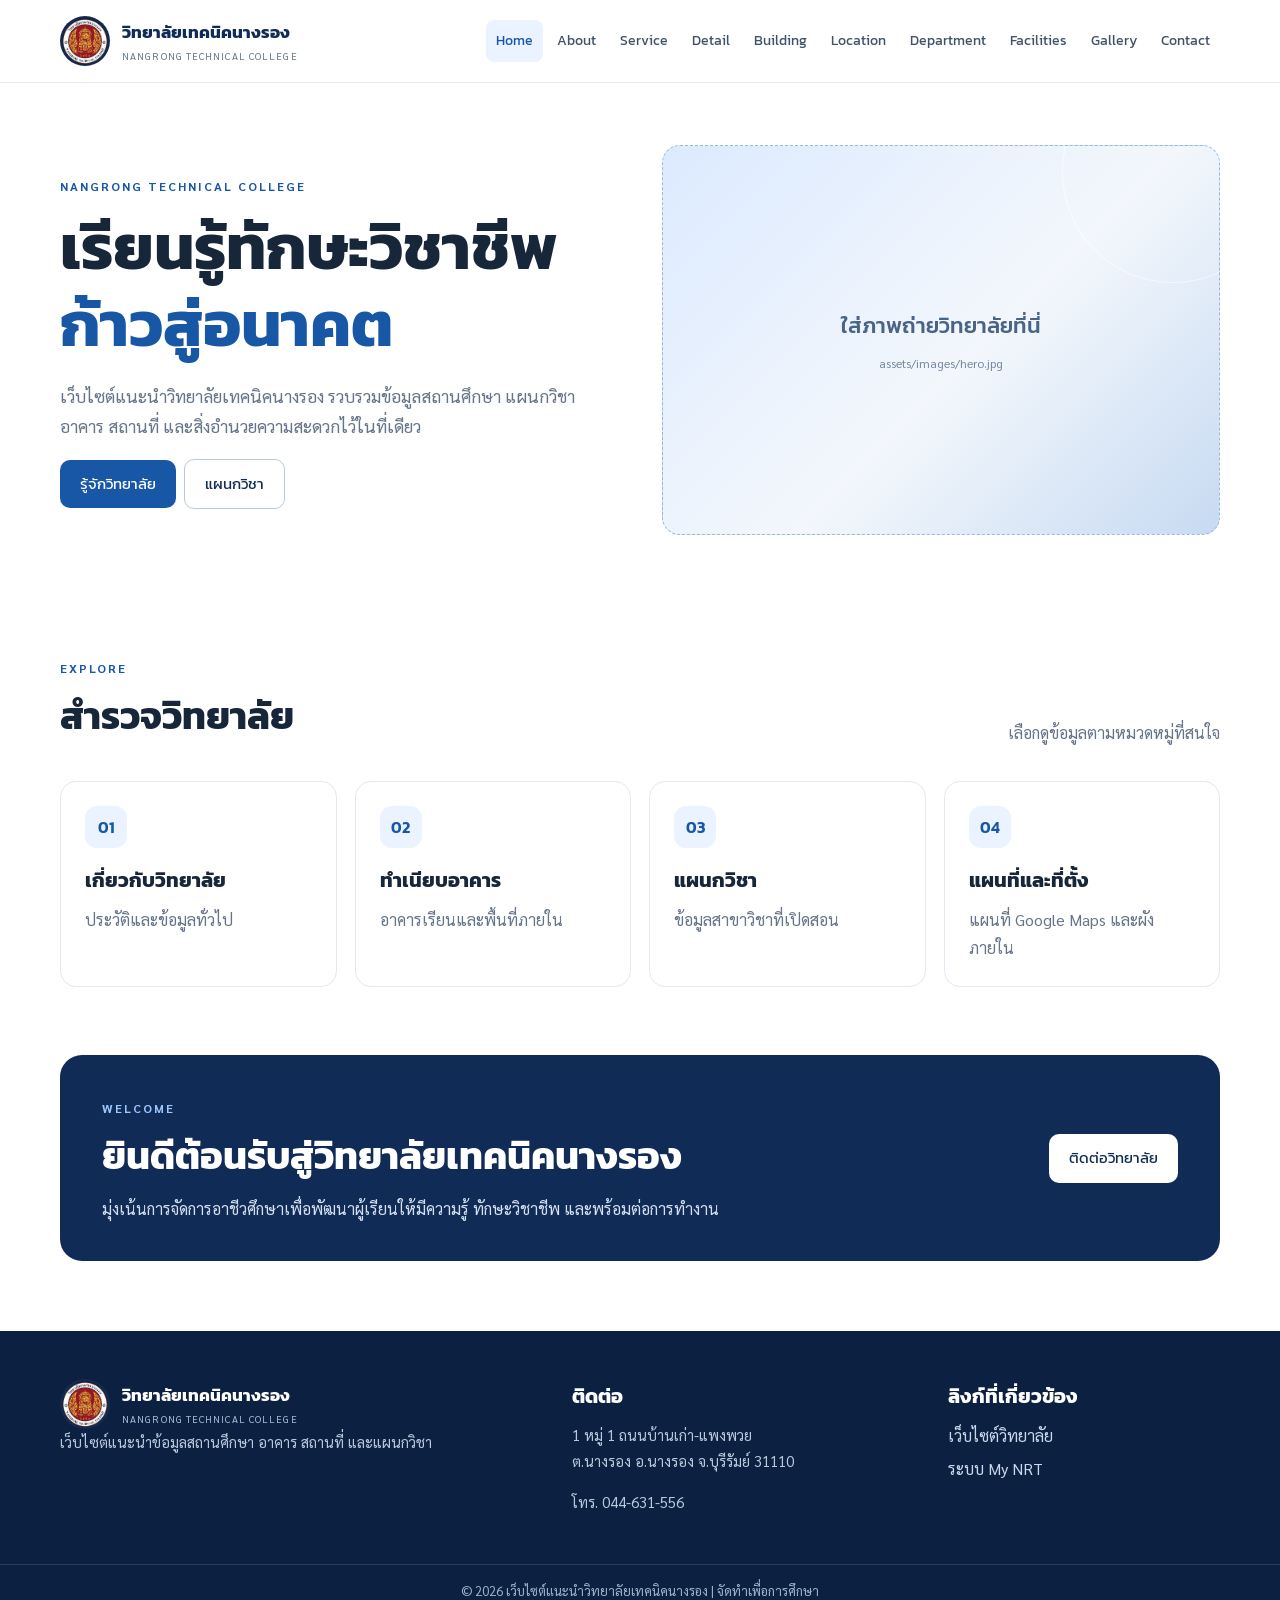
<file: index.html>
<!DOCTYPE html>
<html lang="th">
<head>
  <meta charset="UTF-8"><meta name="viewport" content="width=device-width, initial-scale=1.0">
  <meta name="description" content="เว็บไซต์แนะนำวิทยาลัยเทคนิคนางรอง">
  <title>หน้าแรก | วิทยาลัยเทคนิคนางรอง</title>
  <link rel="preconnect" href="https://fonts.googleapis.com"><link rel="preconnect" href="https://fonts.gstatic.com" crossorigin>
  <link href="https://fonts.googleapis.com/css2?family=Kanit:wght@300;400;500;600;700&family=Sarabun:wght@300;400;500;600;700&display=swap" rel="stylesheet">
  <link rel="stylesheet" href="assets/css/style.css">
</head>
<body>
<header class="site-header"><div class="container nav-wrap">
<a class="brand" href="index.html"><span class="brand-mark"><img src="assets/images/college-logo.png" alt="" width="50"></span><span><b>วิทยาลัยเทคนิคนางรอง</b><small>NANGRONG TECHNICAL COLLEGE</small></span></a>
<button class="menu-toggle" id="menuToggle" aria-label="เปิดเมนู" aria-expanded="false">☰</button>
<nav class="main-nav" id="mainNav"><a href="index.html" class="nav-link active">Home</a><a href="about.html" class="nav-link">About</a><a href="service.html" class="nav-link">Service</a><a href="detail.html" class="nav-link">Detail</a><a href="building.html" class="nav-link">Building</a><a href="location.html" class="nav-link">Location</a><a href="department.html" class="nav-link">Department</a><a href="facilities.html" class="nav-link">Facilities</a><a href="gallery.html" class="nav-link">Gallery</a><a href="contact.html" class="nav-link">Contact</a></nav>
</div></header>
<main>
<section class="hero">
  <div class="hero-copy">
    <span class="eyebrow">NANGRONG TECHNICAL COLLEGE</span>
    <h1>เรียนรู้ทักษะวิชาชีพ<br><span>ก้าวสู่อนาคต</span></h1>
    <p>เว็บไซต์แนะนำวิทยาลัยเทคนิคนางรอง รวบรวมข้อมูลสถานศึกษา แผนกวิชา อาคาร สถานที่ และสิ่งอำนวยความสะดวกไว้ในที่เดียว</p>
    <div class="hero-actions"><a class="btn btn-primary" href="about.html">รู้จักวิทยาลัย</a><a class="btn btn-outline" href="department.html">แผนกวิชา</a></div>
  </div>
  <div class="hero-image image-placeholder"><span>ใส่ภาพถ่ายวิทยาลัยที่นี่</span><small>assets/images/hero.jpg</small></div>
</section>
<section class="section">
  <div class="section-heading"><div><span class="eyebrow">EXPLORE</span><h2>สำรวจวิทยาลัย</h2></div><p>เลือกดูข้อมูลตามหมวดหมู่ที่สนใจ</p></div>
  <div class="card-grid">
    <a class="feature-card" href="about.html"><span class="card-icon">01</span><h3>เกี่ยวกับวิทยาลัย</h3><p>ประวัติและข้อมูลทั่วไป</p></a>
    <a class="feature-card" href="building.html"><span class="card-icon">02</span><h3>ทำเนียบอาคาร</h3><p>อาคารเรียนและพื้นที่ภายใน</p></a>
    <a class="feature-card" href="department.html"><span class="card-icon">03</span><h3>แผนกวิชา</h3><p>ข้อมูลสาขาวิชาที่เปิดสอน</p></a>
    <a class="feature-card" href="location.html"><span class="card-icon">04</span><h3>แผนที่และที่ตั้ง</h3><p>แผนที่ Google Maps และผังภายใน</p></a>
  </div>
</section>
<section class="section callout"><div><span class="eyebrow">WELCOME</span><h2>ยินดีต้อนรับสู่วิทยาลัยเทคนิคนางรอง</h2><p>มุ่งเน้นการจัดการอาชีวศึกษาเพื่อพัฒนาผู้เรียนให้มีความรู้ ทักษะวิชาชีพ และพร้อมต่อการทำงาน</p></div><a class="btn btn-light" href="contact.html">ติดต่อวิทยาลัย</a></section>
</main>
<footer class="site-footer"><div class="container footer-grid"><div><a class="brand footer-brand" href="index.html"><span class="brand-mark"><img src="assets/images/college-logo.png" alt="" width="50"></span><span><b>วิทยาลัยเทคนิคนางรอง</b><small>NANGRONG TECHNICAL COLLEGE</small></span></a><p>เว็บไซต์แนะนำข้อมูลสถานศึกษา อาคาร สถานที่ และแผนกวิชา</p></div><div><h3>ติดต่อ</h3><p>1 หมู่ 1 ถนนบ้านเก่า-แพงพวย<br>ต.นางรอง อ.นางรอง จ.บุรีรัมย์ 31110</p><p>โทร. 044-631-556</p></div><div><h3>ลิงก์ที่เกี่ยวข้อง</h3><a href="https://nrtech.ac.th/" target="_blank" rel="noopener">เว็บไซต์วิทยาลัย</a><a href="https://my.nrtech.ac.th/" target="_blank" rel="noopener">ระบบ My NRT</a></div></div><div class="copyright">© <span id="year"></span> เว็บไซต์แนะนำวิทยาลัยเทคนิคนางรอง | จัดทำเพื่อการศึกษา</div></footer>
<script src="assets/js/main.js"></script>
</body></html>
</file>
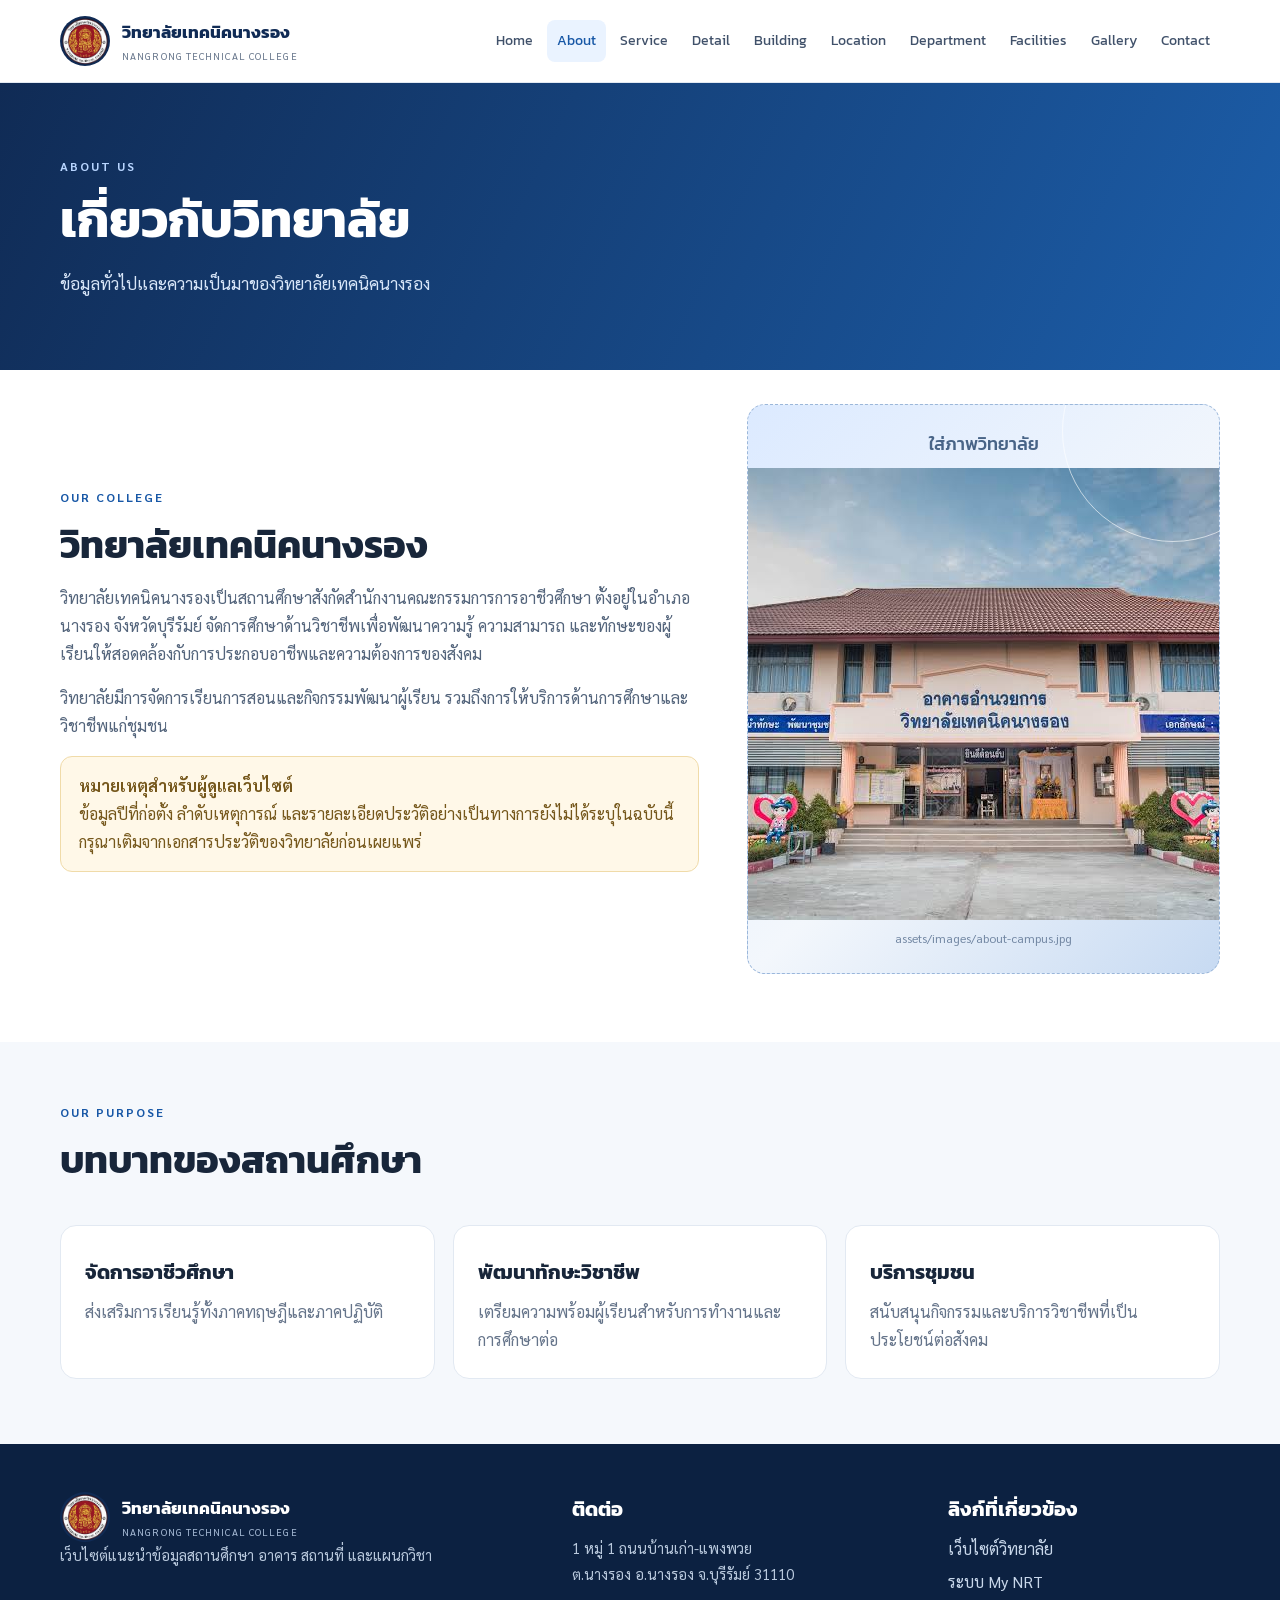
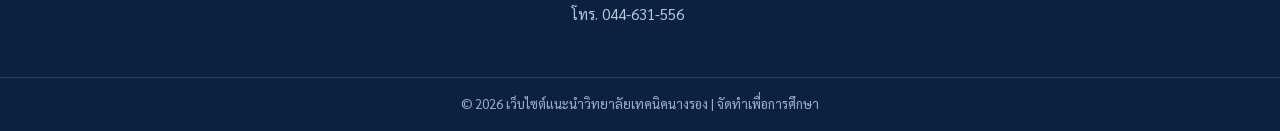
<file: about.html>
<!DOCTYPE html>
<html lang="th">
<head>
  <meta charset="UTF-8"><meta name="viewport" content="width=device-width, initial-scale=1.0">
  <meta name="description" content="เว็บไซต์แนะนำวิทยาลัยเทคนิคนางรอง">
  <title>เกี่ยวกับวิทยาลัย | วิทยาลัยเทคนิคนางรอง</title>
  <link rel="preconnect" href="https://fonts.googleapis.com"><link rel="preconnect" href="https://fonts.gstatic.com" crossorigin>
  <link href="https://fonts.googleapis.com/css2?family=Kanit:wght@300;400;500;600;700&family=Sarabun:wght@300;400;500;600;700&display=swap" rel="stylesheet">
  <link rel="stylesheet" href="assets/css/style.css">
</head>
<body>
<header class="site-header"><div class="container nav-wrap">
<a class="brand" href="index.html"><span class="brand-mark"><img src="assets/images/college-logo.png" alt="" width="50"></span><span><b>วิทยาลัยเทคนิคนางรอง</b><small>NANGRONG TECHNICAL COLLEGE</small></span></a>
<button class="menu-toggle" id="menuToggle" aria-label="เปิดเมนู" aria-expanded="false">☰</button>
<nav class="main-nav" id="mainNav"><a href="index.html" class="nav-link">Home</a><a href="about.html" class="nav-link active">About</a><a href="service.html" class="nav-link">Service</a><a href="detail.html" class="nav-link">Detail</a><a href="building.html" class="nav-link">Building</a><a href="location.html" class="nav-link">Location</a><a href="department.html" class="nav-link">Department</a><a href="facilities.html" class="nav-link">Facilities</a><a href="gallery.html" class="nav-link">Gallery</a><a href="contact.html" class="nav-link">Contact</a></nav>
</div></header>
<main>
<section class="page-banner">
  <span class="eyebrow">ABOUT US</span>
  <h1>เกี่ยวกับวิทยาลัย</h1><p>ข้อมูลทั่วไปและความเป็นมาของวิทยาลัยเทคนิคนางรอง</p>
</section>
<section class="content-layout section"><div><span class="eyebrow">OUR COLLEGE</span>
  <h2>วิทยาลัยเทคนิคนางรอง</h2>
<p>วิทยาลัยเทคนิคนางรองเป็นสถานศึกษาสังกัดสำนักงานคณะกรรมการการอาชีวศึกษา ตั้งอยู่ในอำเภอนางรอง จังหวัดบุรีรัมย์ จัดการศึกษาด้านวิชาชีพเพื่อพัฒนาความรู้ ความสามารถ และทักษะของผู้เรียนให้สอดคล้องกับการประกอบอาชีพและความต้องการของสังคม</p>
<p>วิทยาลัยมีการจัดการเรียนการสอนและกิจกรรมพัฒนาผู้เรียน รวมถึงการให้บริการด้านการศึกษาและวิชาชีพแก่ชุมชน</p>
<div class="notice"><strong>หมายเหตุสำหรับผู้ดูแลเว็บไซต์</strong>
  <br>ข้อมูลปีที่ก่อตั้ง ลำดับเหตุการณ์ และรายละเอียดประวัติอย่างเป็นทางการยังไม่ได้ระบุในฉบับนี้ กรุณาเติมจากเอกสารประวัติของวิทยาลัยก่อนเผยแพร่</div>
</div>
<div class="image-placeholder tall">
  <span>ใส่ภาพวิทยาลัย</span><img src="assets/images/about-campus.jpg" alt="">
  <small>assets/images/about-campus.jpg</small>
</div>
</section>
<section class="section soft"><div class="section-heading"><div><span class="eyebrow">OUR PURPOSE</span><h2>บทบาทของสถานศึกษา</h2></div></div><div class="card-grid three"><article class="info-card"><h3>จัดการอาชีวศึกษา</h3><p>ส่งเสริมการเรียนรู้ทั้งภาคทฤษฎีและภาคปฏิบัติ</p></article><article class="info-card"><h3>พัฒนาทักษะวิชาชีพ</h3><p>เตรียมความพร้อมผู้เรียนสำหรับการทำงานและการศึกษาต่อ</p></article><article class="info-card"><h3>บริการชุมชน</h3><p>สนับสนุนกิจกรรมและบริการวิชาชีพที่เป็นประโยชน์ต่อสังคม</p></article></div></section>
</main>
<footer class="site-footer"><div class="container footer-grid"><div><a class="brand footer-brand" href="index.html"><span class="brand-mark"><img src="assets/images/college-logo.png" alt="" width="50"></span><span><b>วิทยาลัยเทคนิคนางรอง</b><small>NANGRONG TECHNICAL COLLEGE</small></span></a><p>เว็บไซต์แนะนำข้อมูลสถานศึกษา อาคาร สถานที่ และแผนกวิชา</p></div><div><h3>ติดต่อ</h3><p>1 หมู่ 1 ถนนบ้านเก่า-แพงพวย<br>ต.นางรอง อ.นางรอง จ.บุรีรัมย์ 31110</p><p>โทร. 044-631-556</p></div><div><h3>ลิงก์ที่เกี่ยวข้อง</h3><a href="https://nrtech.ac.th/" target="_blank" rel="noopener">เว็บไซต์วิทยาลัย</a><a href="https://my.nrtech.ac.th/" target="_blank" rel="noopener">ระบบ My NRT</a></div></div><div class="copyright">© <span id="year"></span> เว็บไซต์แนะนำวิทยาลัยเทคนิคนางรอง | จัดทำเพื่อการศึกษา</div></footer>
<script src="assets/js/main.js"></script>
</body></html>
</file>
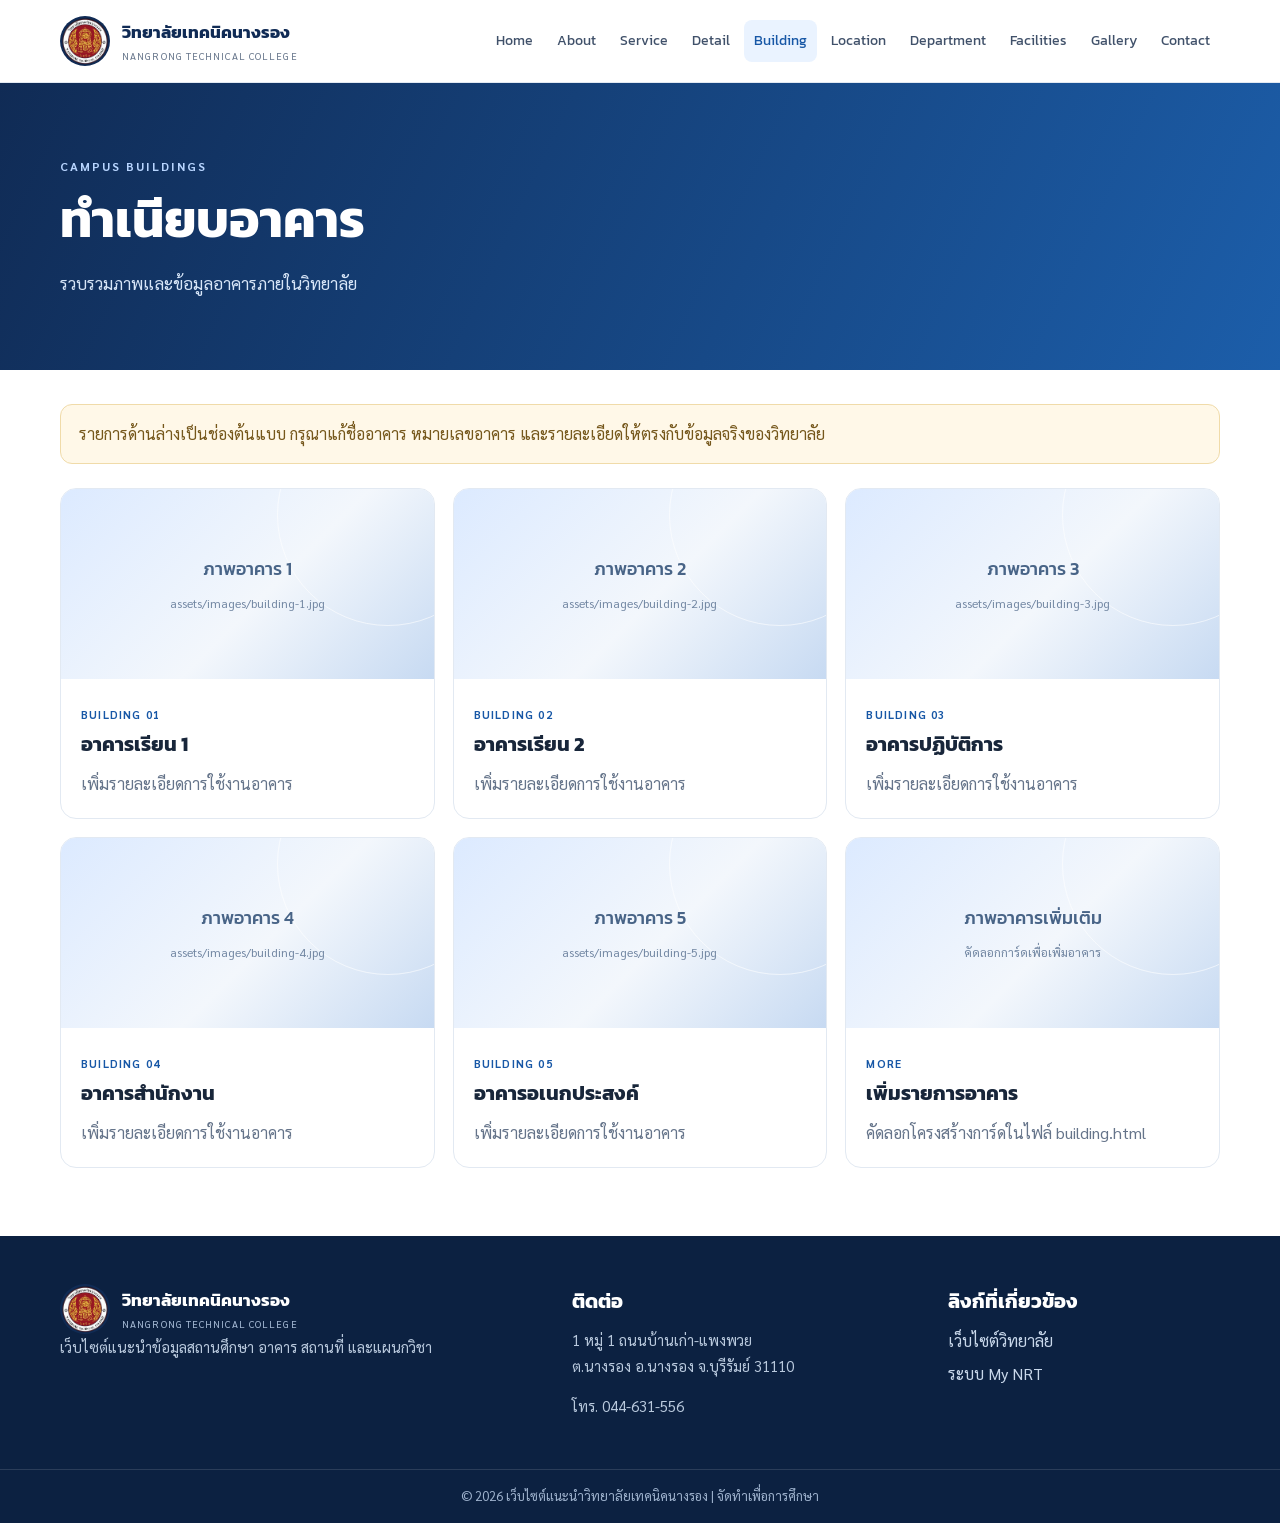
<file: building.html>
<!DOCTYPE html>
<html lang="th">
<head>
  <meta charset="UTF-8"><meta name="viewport" content="width=device-width, initial-scale=1.0">
  <meta name="description" content="เว็บไซต์แนะนำวิทยาลัยเทคนิคนางรอง">
  <title>ทำเนียบอาคาร | วิทยาลัยเทคนิคนางรอง</title>
  <link rel="preconnect" href="https://fonts.googleapis.com"><link rel="preconnect" href="https://fonts.gstatic.com" crossorigin>
  <link href="https://fonts.googleapis.com/css2?family=Kanit:wght@300;400;500;600;700&family=Sarabun:wght@300;400;500;600;700&display=swap" rel="stylesheet">
  <link rel="stylesheet" href="assets/css/style.css">
</head>
<body>
<header class="site-header"><div class="container nav-wrap">
<a class="brand" href="index.html"><span class="brand-mark"><img src="assets/images/college-logo.png" alt="" width="50"></span><span><b>วิทยาลัยเทคนิคนางรอง</b><small>NANGRONG TECHNICAL COLLEGE</small></span></a>
<button class="menu-toggle" id="menuToggle" aria-label="เปิดเมนู" aria-expanded="false">☰</button>
<nav class="main-nav" id="mainNav"><a href="index.html" class="nav-link">Home</a><a href="about.html" class="nav-link">About</a><a href="service.html" class="nav-link">Service</a><a href="detail.html" class="nav-link">Detail</a><a href="building.html" class="nav-link active">Building</a><a href="location.html" class="nav-link">Location</a><a href="department.html" class="nav-link">Department</a><a href="facilities.html" class="nav-link">Facilities</a><a href="gallery.html" class="nav-link">Gallery</a><a href="contact.html" class="nav-link">Contact</a></nav>
</div></header>
<main>
<section class="page-banner"><span class="eyebrow">CAMPUS BUILDINGS</span><h1>ทำเนียบอาคาร</h1><p>รวบรวมภาพและข้อมูลอาคารภายในวิทยาลัย</p></section>
<section class="section"><div class="notice">รายการด้านล่างเป็นช่องต้นแบบ กรุณาแก้ชื่ออาคาร หมายเลขอาคาร และรายละเอียดให้ตรงกับข้อมูลจริงของวิทยาลัย</div><div class="card-grid three building-grid">
<article class="place-card"><div class="image-placeholder"><span>ภาพอาคาร 1</span><small>assets/images/building-1.jpg</small></div><div class="card-body"><span class="tag">BUILDING 01</span><h3>อาคารเรียน 1</h3><p>เพิ่มรายละเอียดการใช้งานอาคาร</p></div></article>
<article class="place-card"><div class="image-placeholder"><span>ภาพอาคาร 2</span><small>assets/images/building-2.jpg</small></div><div class="card-body"><span class="tag">BUILDING 02</span><h3>อาคารเรียน 2</h3><p>เพิ่มรายละเอียดการใช้งานอาคาร</p></div></article>
<article class="place-card"><div class="image-placeholder"><span>ภาพอาคาร 3</span><small>assets/images/building-3.jpg</small></div><div class="card-body"><span class="tag">BUILDING 03</span><h3>อาคารปฏิบัติการ</h3><p>เพิ่มรายละเอียดการใช้งานอาคาร</p></div></article>
<article class="place-card"><div class="image-placeholder"><span>ภาพอาคาร 4</span><small>assets/images/building-4.jpg</small></div><div class="card-body"><span class="tag">BUILDING 04</span><h3>อาคารสำนักงาน</h3><p>เพิ่มรายละเอียดการใช้งานอาคาร</p></div></article>
<article class="place-card"><div class="image-placeholder"><span>ภาพอาคาร 5</span><small>assets/images/building-5.jpg</small></div><div class="card-body"><span class="tag">BUILDING 05</span><h3>อาคารอเนกประสงค์</h3><p>เพิ่มรายละเอียดการใช้งานอาคาร</p></div></article>
<article class="place-card"><div class="image-placeholder"><span>ภาพอาคารเพิ่มเติม</span><small>คัดลอกการ์ดเพื่อเพิ่มอาคาร</small></div><div class="card-body"><span class="tag">MORE</span><h3>เพิ่มรายการอาคาร</h3><p>คัดลอกโครงสร้างการ์ดในไฟล์ building.html</p></div></article>
</div></section>
</main>
<footer class="site-footer"><div class="container footer-grid"><div><a class="brand footer-brand" href="index.html"><span class="brand-mark"><img src="assets/images/college-logo.png" alt="" width="50"></span><span><b>วิทยาลัยเทคนิคนางรอง</b><small>NANGRONG TECHNICAL COLLEGE</small></span></a><p>เว็บไซต์แนะนำข้อมูลสถานศึกษา อาคาร สถานที่ และแผนกวิชา</p></div><div><h3>ติดต่อ</h3><p>1 หมู่ 1 ถนนบ้านเก่า-แพงพวย<br>ต.นางรอง อ.นางรอง จ.บุรีรัมย์ 31110</p><p>โทร. 044-631-556</p></div><div><h3>ลิงก์ที่เกี่ยวข้อง</h3><a href="https://nrtech.ac.th/" target="_blank" rel="noopener">เว็บไซต์วิทยาลัย</a><a href="https://my.nrtech.ac.th/" target="_blank" rel="noopener">ระบบ My NRT</a></div></div><div class="copyright">© <span id="year"></span> เว็บไซต์แนะนำวิทยาลัยเทคนิคนางรอง | จัดทำเพื่อการศึกษา</div></footer>
<script src="assets/js/main.js"></script>
</body></html>
</file>
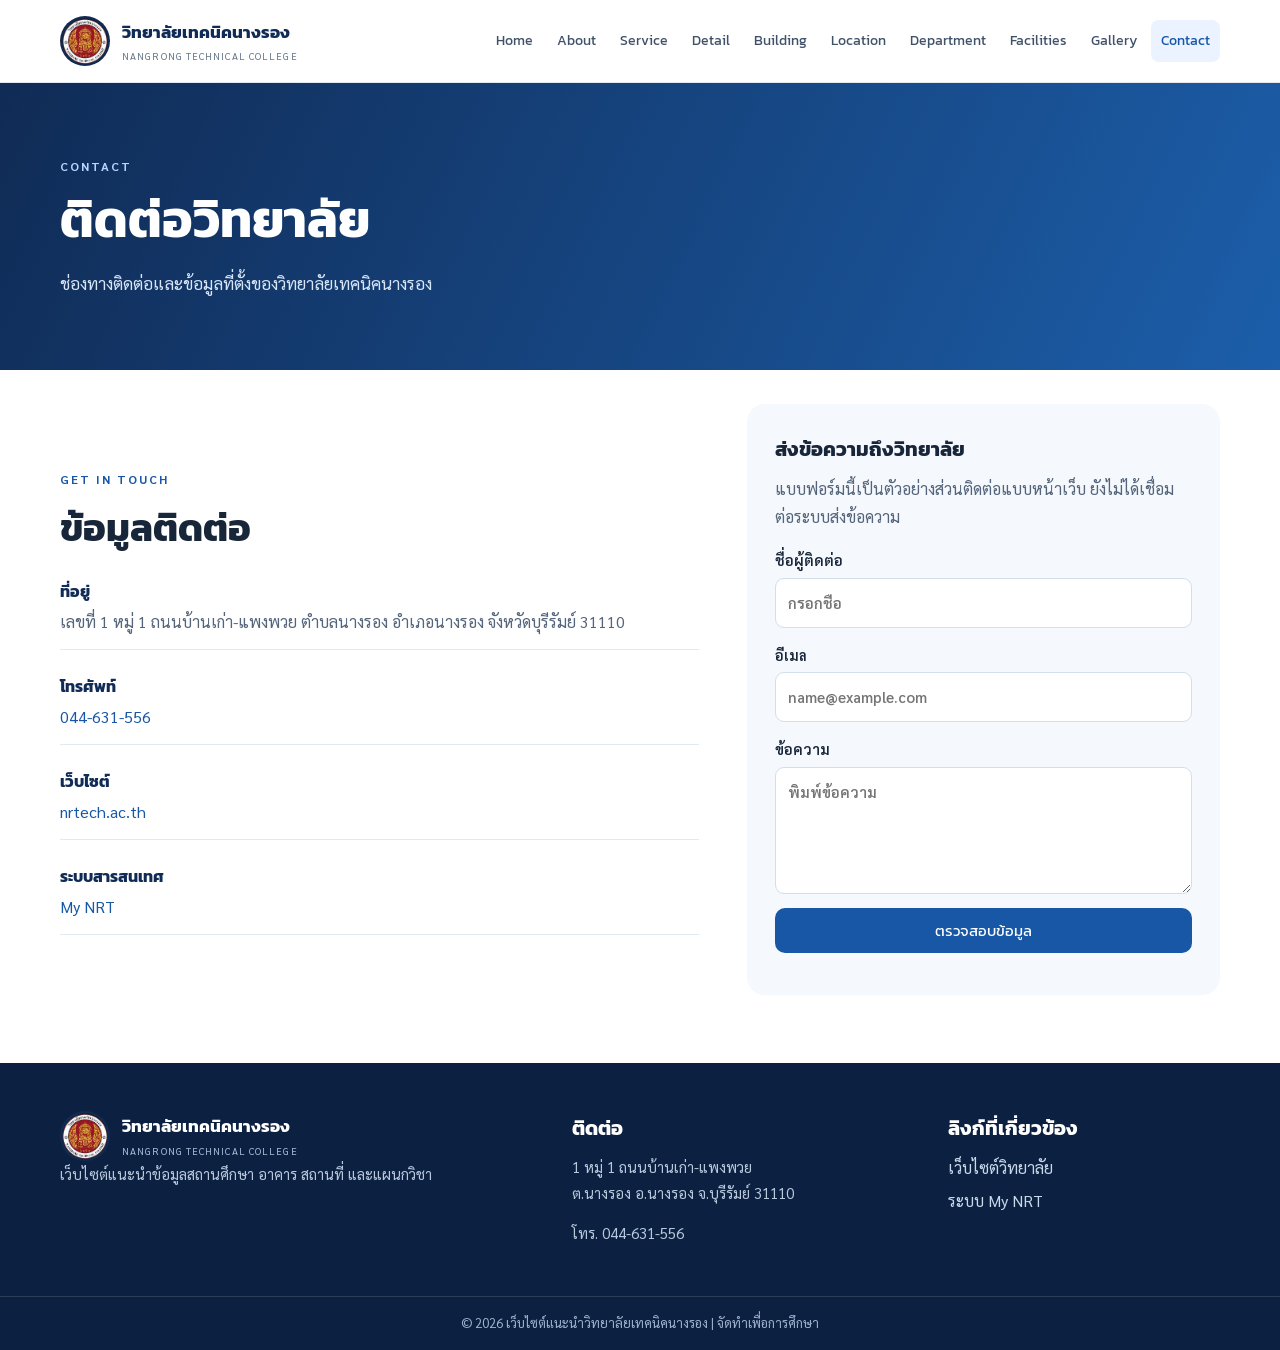
<file: contact.html>
<!DOCTYPE html>
<html lang="th">
<head>
  <meta charset="UTF-8"><meta name="viewport" content="width=device-width, initial-scale=1.0">
  <meta name="description" content="เว็บไซต์แนะนำวิทยาลัยเทคนิคนางรอง">
  <title>ติดต่อ | วิทยาลัยเทคนิคนางรอง</title>
  <link rel="preconnect" href="https://fonts.googleapis.com"><link rel="preconnect" href="https://fonts.gstatic.com" crossorigin>
  <link href="https://fonts.googleapis.com/css2?family=Kanit:wght@300;400;500;600;700&family=Sarabun:wght@300;400;500;600;700&display=swap" rel="stylesheet">
  <link rel="stylesheet" href="assets/css/style.css">
</head>
<body>
<header class="site-header"><div class="container nav-wrap">
<a class="brand" href="index.html"><span class="brand-mark"><img src="assets/images/college-logo.png" alt="" width="50"></span><span><b>วิทยาลัยเทคนิคนางรอง</b><small>NANGRONG TECHNICAL COLLEGE</small></span></a>
<button class="menu-toggle" id="menuToggle" aria-label="เปิดเมนู" aria-expanded="false">☰</button>
<nav class="main-nav" id="mainNav"><a href="index.html" class="nav-link">Home</a><a href="about.html" class="nav-link">About</a><a href="service.html" class="nav-link">Service</a><a href="detail.html" class="nav-link">Detail</a><a href="building.html" class="nav-link">Building</a><a href="location.html" class="nav-link">Location</a><a href="department.html" class="nav-link">Department</a><a href="facilities.html" class="nav-link">Facilities</a><a href="gallery.html" class="nav-link">Gallery</a><a href="contact.html" class="nav-link active">Contact</a></nav>
</div></header>
<main>
<section class="page-banner"><span class="eyebrow">CONTACT</span><h1>ติดต่อวิทยาลัย</h1><p>ช่องทางติดต่อและข้อมูลที่ตั้งของวิทยาลัยเทคนิคนางรอง</p></section>
<section class="section content-layout"><div><span class="eyebrow">GET IN TOUCH</span><h2>ข้อมูลติดต่อ</h2><div class="contact-list">
<div class="contact-item"><b>ที่อยู่</b><p>เลขที่ 1 หมู่ 1 ถนนบ้านเก่า-แพงพวย ตำบลนางรอง อำเภอนางรอง จังหวัดบุรีรัมย์ 31110</p></div>
<div class="contact-item"><b>โทรศัพท์</b><p><a href="tel:044631556">044-631-556</a></p></div>
<div class="contact-item"><b>เว็บไซต์</b><p><a href="https://nrtech.ac.th/" target="_blank" rel="noopener">nrtech.ac.th</a></p></div>
<div class="contact-item"><b>ระบบสารสนเทศ</b><p><a href="https://my.nrtech.ac.th/" target="_blank" rel="noopener">My NRT</a></p></div>
</div></div><div class="contact-panel"><h3>ส่งข้อความถึงวิทยาลัย</h3><p>แบบฟอร์มนี้เป็นตัวอย่างส่วนติดต่อแบบหน้าเว็บ ยังไม่ได้เชื่อมต่อระบบส่งข้อความ</p><form id="contactForm"><label>ชื่อผู้ติดต่อ<input required name="name" placeholder="กรอกชื่อ"></label><label>อีเมล<input required type="email" name="email" placeholder="name@example.com"></label><label>ข้อความ<textarea required name="message" rows="4" placeholder="พิมพ์ข้อความ"></textarea></label><button class="btn btn-primary" type="submit">ตรวจสอบข้อมูล</button><p id="formMessage" class="form-message" aria-live="polite"></p></form></div></section>
</main>
<footer class="site-footer"><div class="container footer-grid"><div><a class="brand footer-brand" href="index.html"><span class="brand-mark"><img src="assets/images/college-logo.png" alt="" width="50"></span><span><b>วิทยาลัยเทคนิคนางรอง</b><small>NANGRONG TECHNICAL COLLEGE</small></span></a><p>เว็บไซต์แนะนำข้อมูลสถานศึกษา อาคาร สถานที่ และแผนกวิชา</p></div><div><h3>ติดต่อ</h3><p>1 หมู่ 1 ถนนบ้านเก่า-แพงพวย<br>ต.นางรอง อ.นางรอง จ.บุรีรัมย์ 31110</p><p>โทร. 044-631-556</p></div><div><h3>ลิงก์ที่เกี่ยวข้อง</h3><a href="https://nrtech.ac.th/" target="_blank" rel="noopener">เว็บไซต์วิทยาลัย</a><a href="https://my.nrtech.ac.th/" target="_blank" rel="noopener">ระบบ My NRT</a></div></div><div class="copyright">© <span id="year"></span> เว็บไซต์แนะนำวิทยาลัยเทคนิคนางรอง | จัดทำเพื่อการศึกษา</div></footer>
<script src="assets/js/main.js"></script>
</body></html>
</file>
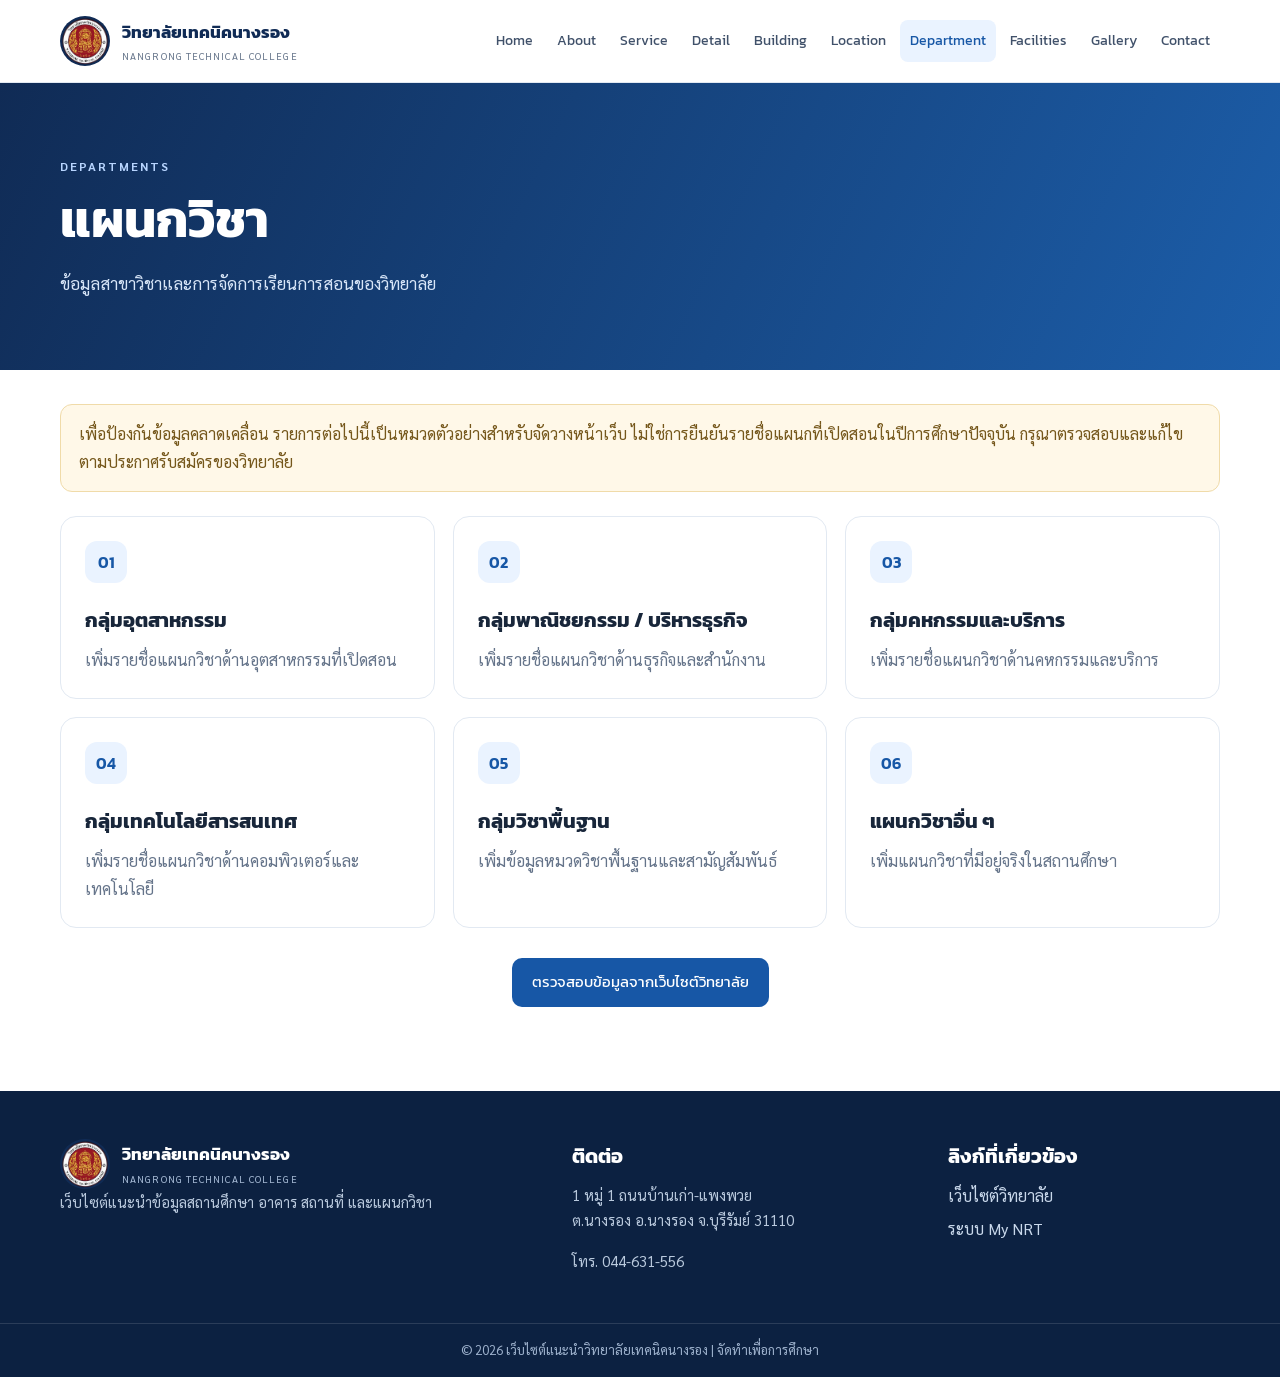
<file: department.html>
<!DOCTYPE html>
<html lang="th">
<head>
  <meta charset="UTF-8"><meta name="viewport" content="width=device-width, initial-scale=1.0">
  <meta name="description" content="เว็บไซต์แนะนำวิทยาลัยเทคนิคนางรอง">
  <title>แผนกวิชา | วิทยาลัยเทคนิคนางรอง</title>
  <link rel="preconnect" href="https://fonts.googleapis.com"><link rel="preconnect" href="https://fonts.gstatic.com" crossorigin>
  <link href="https://fonts.googleapis.com/css2?family=Kanit:wght@300;400;500;600;700&family=Sarabun:wght@300;400;500;600;700&display=swap" rel="stylesheet">
  <link rel="stylesheet" href="assets/css/style.css">
</head>
<body>
<header class="site-header"><div class="container nav-wrap">
<a class="brand" href="index.html"><span class="brand-mark"><img src="assets/images/college-logo.png" alt="" width="50"></span><span><b>วิทยาลัยเทคนิคนางรอง</b><small>NANGRONG TECHNICAL COLLEGE</small></span></a>
<button class="menu-toggle" id="menuToggle" aria-label="เปิดเมนู" aria-expanded="false">☰</button>
<nav class="main-nav" id="mainNav"><a href="index.html" class="nav-link">Home</a><a href="about.html" class="nav-link">About</a><a href="service.html" class="nav-link">Service</a><a href="detail.html" class="nav-link">Detail</a><a href="building.html" class="nav-link">Building</a><a href="location.html" class="nav-link">Location</a><a href="department.html" class="nav-link active">Department</a><a href="facilities.html" class="nav-link">Facilities</a><a href="gallery.html" class="nav-link">Gallery</a><a href="contact.html" class="nav-link">Contact</a></nav>
</div></header>
<main>
<section class="page-banner"><span class="eyebrow">DEPARTMENTS</span><h1>แผนกวิชา</h1><p>ข้อมูลสาขาวิชาและการจัดการเรียนการสอนของวิทยาลัย</p></section>
<section class="section"><div class="notice">เพื่อป้องกันข้อมูลคลาดเคลื่อน รายการต่อไปนี้เป็นหมวดตัวอย่างสำหรับจัดวางหน้าเว็บ ไม่ใช่การยืนยันรายชื่อแผนกที่เปิดสอนในปีการศึกษาปัจจุบัน กรุณาตรวจสอบและแก้ไขตามประกาศรับสมัครของวิทยาลัย</div>
<div class="card-grid three">
<article class="info-card department"><span class="card-icon">01</span><h3>กลุ่มอุตสาหกรรม</h3><p>เพิ่มรายชื่อแผนกวิชาด้านอุตสาหกรรมที่เปิดสอน</p></article>
<article class="info-card department"><span class="card-icon">02</span><h3>กลุ่มพาณิชยกรรม / บริหารธุรกิจ</h3><p>เพิ่มรายชื่อแผนกวิชาด้านธุรกิจและสำนักงาน</p></article>
<article class="info-card department"><span class="card-icon">03</span><h3>กลุ่มคหกรรมและบริการ</h3><p>เพิ่มรายชื่อแผนกวิชาด้านคหกรรมและบริการ</p></article>
<article class="info-card department"><span class="card-icon">04</span><h3>กลุ่มเทคโนโลยีสารสนเทศ</h3><p>เพิ่มรายชื่อแผนกวิชาด้านคอมพิวเตอร์และเทคโนโลยี</p></article>
<article class="info-card department"><span class="card-icon">05</span><h3>กลุ่มวิชาพื้นฐาน</h3><p>เพิ่มข้อมูลหมวดวิชาพื้นฐานและสามัญสัมพันธ์</p></article>
<article class="info-card department"><span class="card-icon">06</span><h3>แผนกวิชาอื่น ๆ</h3><p>เพิ่มแผนกวิชาที่มีอยู่จริงในสถานศึกษา</p></article>
</div><p class="center"><a class="btn btn-primary" href="https://nrtech.ac.th/" target="_blank" rel="noopener">ตรวจสอบข้อมูลจากเว็บไซต์วิทยาลัย</a></p></section>
</main>
<footer class="site-footer"><div class="container footer-grid"><div><a class="brand footer-brand" href="index.html"><span class="brand-mark"><img src="assets/images/college-logo.png" alt="" width="50"></span><span><b>วิทยาลัยเทคนิคนางรอง</b><small>NANGRONG TECHNICAL COLLEGE</small></span></a><p>เว็บไซต์แนะนำข้อมูลสถานศึกษา อาคาร สถานที่ และแผนกวิชา</p></div><div><h3>ติดต่อ</h3><p>1 หมู่ 1 ถนนบ้านเก่า-แพงพวย<br>ต.นางรอง อ.นางรอง จ.บุรีรัมย์ 31110</p><p>โทร. 044-631-556</p></div><div><h3>ลิงก์ที่เกี่ยวข้อง</h3><a href="https://nrtech.ac.th/" target="_blank" rel="noopener">เว็บไซต์วิทยาลัย</a><a href="https://my.nrtech.ac.th/" target="_blank" rel="noopener">ระบบ My NRT</a></div></div><div class="copyright">© <span id="year"></span> เว็บไซต์แนะนำวิทยาลัยเทคนิคนางรอง | จัดทำเพื่อการศึกษา</div></footer>
<script src="assets/js/main.js"></script>
</body></html>
</file>
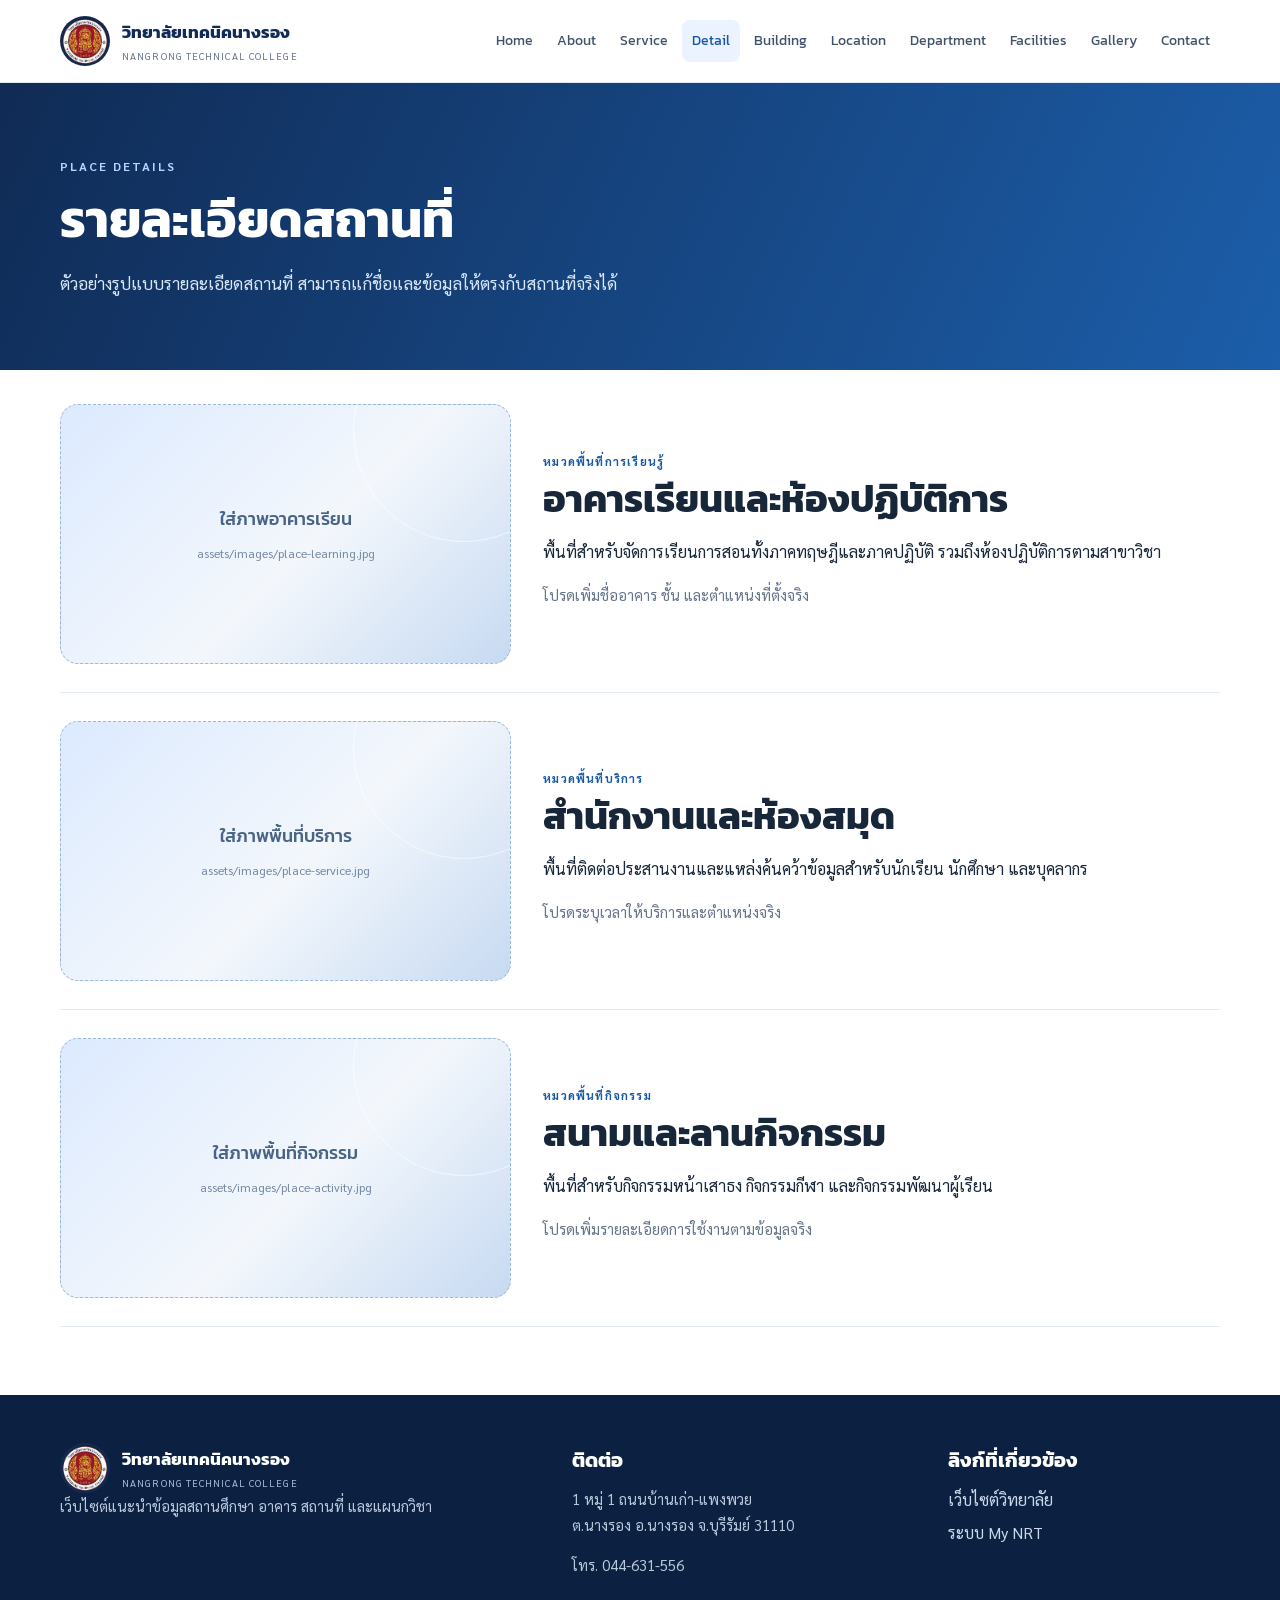
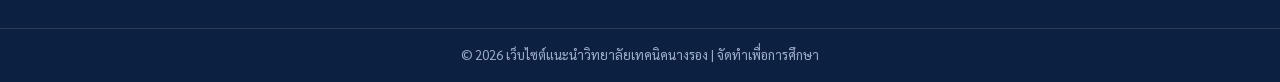
<file: detail.html>
<!DOCTYPE html>
<html lang="th">
<head>
  <meta charset="UTF-8"><meta name="viewport" content="width=device-width, initial-scale=1.0">
  <meta name="description" content="เว็บไซต์แนะนำวิทยาลัยเทคนิคนางรอง">
  <title>รายละเอียดสถานที่ | วิทยาลัยเทคนิคนางรอง</title>
  <link rel="preconnect" href="https://fonts.googleapis.com"><link rel="preconnect" href="https://fonts.gstatic.com" crossorigin>
  <link href="https://fonts.googleapis.com/css2?family=Kanit:wght@300;400;500;600;700&family=Sarabun:wght@300;400;500;600;700&display=swap" rel="stylesheet">
  <link rel="stylesheet" href="assets/css/style.css">
</head>
<body>
<header class="site-header"><div class="container nav-wrap">
<a class="brand" href="index.html"><span class="brand-mark"><img src="assets/images/college-logo.png" alt="" width="50"></span><span><b>วิทยาลัยเทคนิคนางรอง</b><small>NANGRONG TECHNICAL COLLEGE</small></span></a>
<button class="menu-toggle" id="menuToggle" aria-label="เปิดเมนู" aria-expanded="false">☰</button>
<nav class="main-nav" id="mainNav"><a href="index.html" class="nav-link">Home</a><a href="about.html" class="nav-link">About</a><a href="service.html" class="nav-link">Service</a><a href="detail.html" class="nav-link active">Detail</a><a href="building.html" class="nav-link">Building</a><a href="location.html" class="nav-link">Location</a><a href="department.html" class="nav-link">Department</a><a href="facilities.html" class="nav-link">Facilities</a><a href="gallery.html" class="nav-link">Gallery</a><a href="contact.html" class="nav-link">Contact</a></nav>
</div></header>
<main>
<section class="page-banner"><span class="eyebrow">PLACE DETAILS</span><h1>รายละเอียดสถานที่</h1><p>ตัวอย่างรูปแบบรายละเอียดสถานที่ สามารถแก้ชื่อและข้อมูลให้ตรงกับสถานที่จริงได้</p></section>
<section class="section detail-list">
<article class="detail-row" id="learning"><div class="image-placeholder"><span>ใส่ภาพอาคารเรียน</span><small>assets/images/place-learning.jpg</small></div><div><span class="tag">หมวดพื้นที่การเรียนรู้</span><h2>อาคารเรียนและห้องปฏิบัติการ</h2><p>พื้นที่สำหรับจัดการเรียนการสอนทั้งภาคทฤษฎีและภาคปฏิบัติ รวมถึงห้องปฏิบัติการตามสาขาวิชา</p><p class="muted">โปรดเพิ่มชื่ออาคาร ชั้น และตำแหน่งที่ตั้งจริง</p></div></article>
<article class="detail-row" id="service"><div class="image-placeholder"><span>ใส่ภาพพื้นที่บริการ</span><small>assets/images/place-service.jpg</small></div><div><span class="tag">หมวดพื้นที่บริการ</span><h2>สำนักงานและห้องสมุด</h2><p>พื้นที่ติดต่อประสานงานและแหล่งค้นคว้าข้อมูลสำหรับนักเรียน นักศึกษา และบุคลากร</p><p class="muted">โปรดระบุเวลาให้บริการและตำแหน่งจริง</p></div></article>
<article class="detail-row" id="activity"><div class="image-placeholder"><span>ใส่ภาพพื้นที่กิจกรรม</span><small>assets/images/place-activity.jpg</small></div><div><span class="tag">หมวดพื้นที่กิจกรรม</span><h2>สนามและลานกิจกรรม</h2><p>พื้นที่สำหรับกิจกรรมหน้าเสาธง กิจกรรมกีฬา และกิจกรรมพัฒนาผู้เรียน</p><p class="muted">โปรดเพิ่มรายละเอียดการใช้งานตามข้อมูลจริง</p></div></article>
</section>
</main>
<footer class="site-footer"><div class="container footer-grid"><div><a class="brand footer-brand" href="index.html"><span class="brand-mark"><img src="assets/images/college-logo.png" alt="" width="50"></span><span><b>วิทยาลัยเทคนิคนางรอง</b><small>NANGRONG TECHNICAL COLLEGE</small></span></a><p>เว็บไซต์แนะนำข้อมูลสถานศึกษา อาคาร สถานที่ และแผนกวิชา</p></div><div><h3>ติดต่อ</h3><p>1 หมู่ 1 ถนนบ้านเก่า-แพงพวย<br>ต.นางรอง อ.นางรอง จ.บุรีรัมย์ 31110</p><p>โทร. 044-631-556</p></div><div><h3>ลิงก์ที่เกี่ยวข้อง</h3><a href="https://nrtech.ac.th/" target="_blank" rel="noopener">เว็บไซต์วิทยาลัย</a><a href="https://my.nrtech.ac.th/" target="_blank" rel="noopener">ระบบ My NRT</a></div></div><div class="copyright">© <span id="year"></span> เว็บไซต์แนะนำวิทยาลัยเทคนิคนางรอง | จัดทำเพื่อการศึกษา</div></footer>
<script src="assets/js/main.js"></script>
</body></html>
</file>
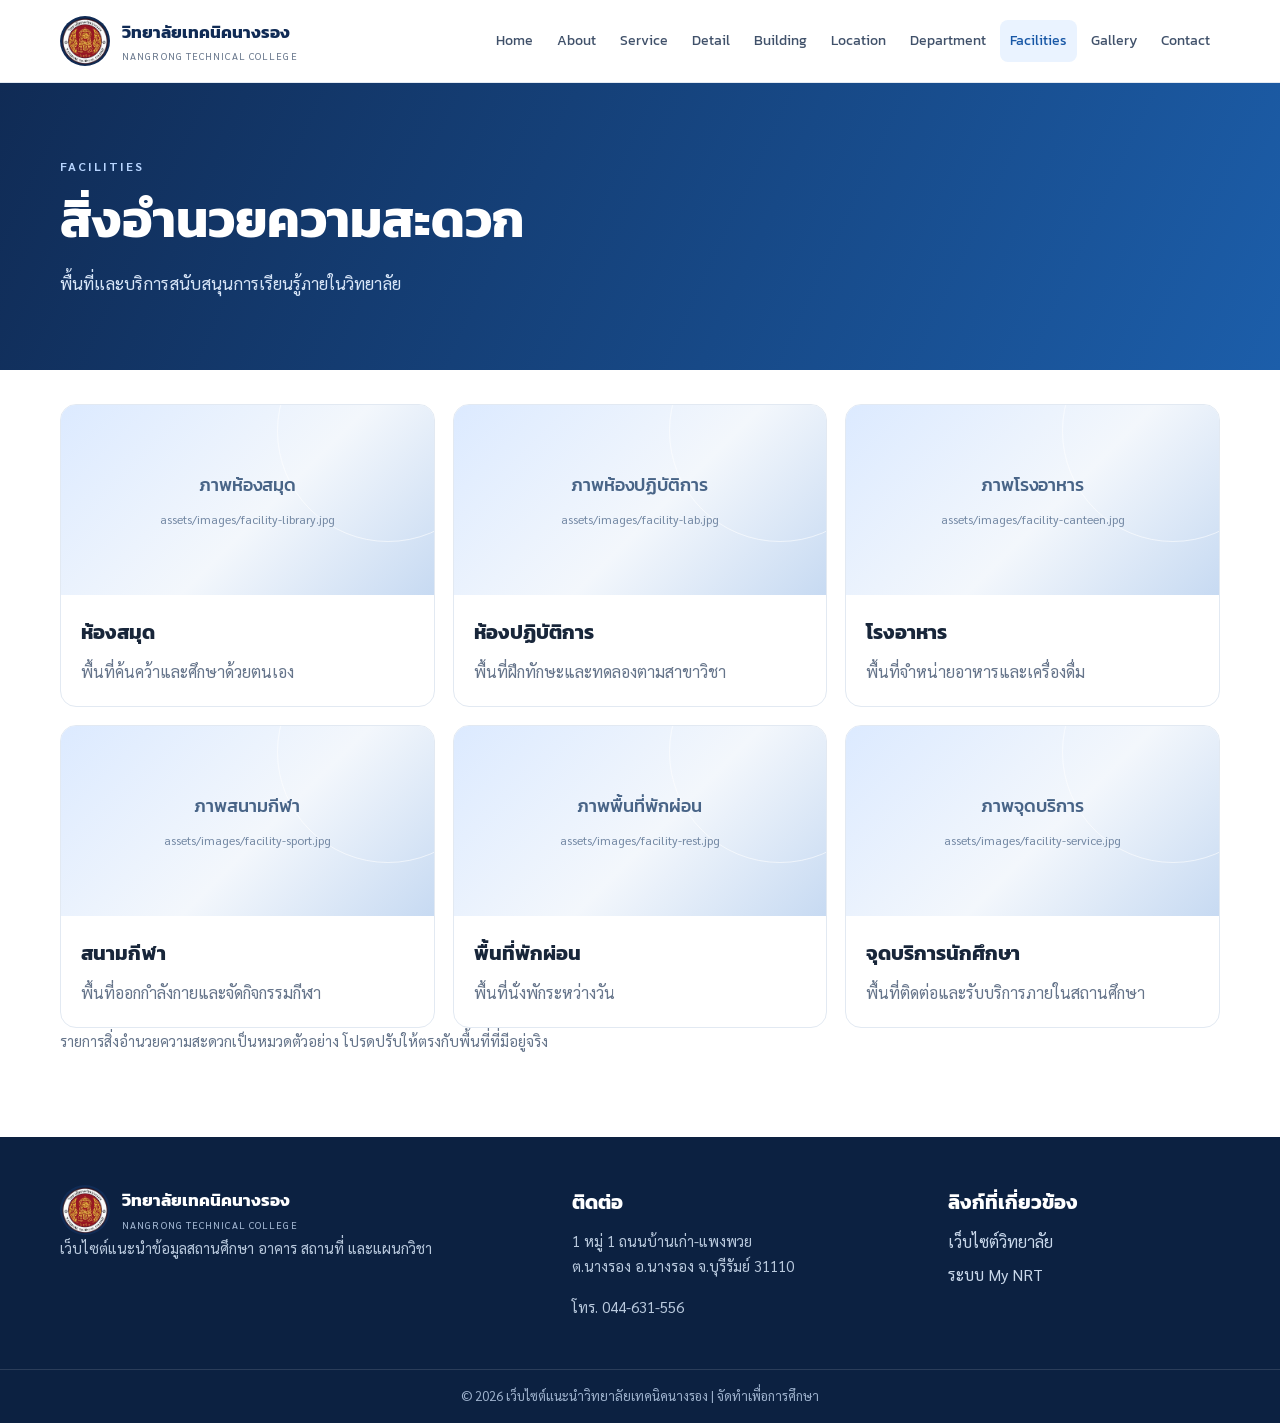
<file: facilities.html>
<!DOCTYPE html>
<html lang="th">
<head>
  <meta charset="UTF-8"><meta name="viewport" content="width=device-width, initial-scale=1.0">
  <meta name="description" content="เว็บไซต์แนะนำวิทยาลัยเทคนิคนางรอง">
  <title>สิ่งอำนวยความสะดวก | วิทยาลัยเทคนิคนางรอง</title>
  <link rel="preconnect" href="https://fonts.googleapis.com"><link rel="preconnect" href="https://fonts.gstatic.com" crossorigin>
  <link href="https://fonts.googleapis.com/css2?family=Kanit:wght@300;400;500;600;700&family=Sarabun:wght@300;400;500;600;700&display=swap" rel="stylesheet">
  <link rel="stylesheet" href="assets/css/style.css">
</head>
<body>
<header class="site-header"><div class="container nav-wrap">
<a class="brand" href="index.html"><span class="brand-mark"><img src="assets/images/college-logo.png" alt="" width="50"></span><span><b>วิทยาลัยเทคนิคนางรอง</b><small>NANGRONG TECHNICAL COLLEGE</small></span></a>
<button class="menu-toggle" id="menuToggle" aria-label="เปิดเมนู" aria-expanded="false">☰</button>
<nav class="main-nav" id="mainNav"><a href="index.html" class="nav-link">Home</a><a href="about.html" class="nav-link">About</a><a href="service.html" class="nav-link">Service</a><a href="detail.html" class="nav-link">Detail</a><a href="building.html" class="nav-link">Building</a><a href="location.html" class="nav-link">Location</a><a href="department.html" class="nav-link">Department</a><a href="facilities.html" class="nav-link active">Facilities</a><a href="gallery.html" class="nav-link">Gallery</a><a href="contact.html" class="nav-link">Contact</a></nav>
</div></header>
<main>
<section class="page-banner"><span class="eyebrow">FACILITIES</span><h1>สิ่งอำนวยความสะดวก</h1><p>พื้นที่และบริการสนับสนุนการเรียนรู้ภายในวิทยาลัย</p></section>
<section class="section"><div class="card-grid three">
<article class="place-card"><div class="image-placeholder"><span>ภาพห้องสมุด</span><small>assets/images/facility-library.jpg</small></div><div class="card-body"><h3>ห้องสมุด</h3><p>พื้นที่ค้นคว้าและศึกษาด้วยตนเอง</p></div></article>
<article class="place-card"><div class="image-placeholder"><span>ภาพห้องปฏิบัติการ</span><small>assets/images/facility-lab.jpg</small></div><div class="card-body"><h3>ห้องปฏิบัติการ</h3><p>พื้นที่ฝึกทักษะและทดลองตามสาขาวิชา</p></div></article>
<article class="place-card"><div class="image-placeholder"><span>ภาพโรงอาหาร</span><small>assets/images/facility-canteen.jpg</small></div><div class="card-body"><h3>โรงอาหาร</h3><p>พื้นที่จำหน่ายอาหารและเครื่องดื่ม</p></div></article>
<article class="place-card"><div class="image-placeholder"><span>ภาพสนามกีฬา</span><small>assets/images/facility-sport.jpg</small></div><div class="card-body"><h3>สนามกีฬา</h3><p>พื้นที่ออกกำลังกายและจัดกิจกรรมกีฬา</p></div></article>
<article class="place-card"><div class="image-placeholder"><span>ภาพพื้นที่พักผ่อน</span><small>assets/images/facility-rest.jpg</small></div><div class="card-body"><h3>พื้นที่พักผ่อน</h3><p>พื้นที่นั่งพักระหว่างวัน</p></div></article>
<article class="place-card"><div class="image-placeholder"><span>ภาพจุดบริการ</span><small>assets/images/facility-service.jpg</small></div><div class="card-body"><h3>จุดบริการนักศึกษา</h3><p>พื้นที่ติดต่อและรับบริการภายในสถานศึกษา</p></div></article>
</div><p class="muted">รายการสิ่งอำนวยความสะดวกเป็นหมวดตัวอย่าง โปรดปรับให้ตรงกับพื้นที่ที่มีอยู่จริง</p></section>
</main>
<footer class="site-footer"><div class="container footer-grid"><div><a class="brand footer-brand" href="index.html"><span class="brand-mark"><img src="assets/images/college-logo.png" alt="" width="50"></span><span><b>วิทยาลัยเทคนิคนางรอง</b><small>NANGRONG TECHNICAL COLLEGE</small></span></a><p>เว็บไซต์แนะนำข้อมูลสถานศึกษา อาคาร สถานที่ และแผนกวิชา</p></div><div><h3>ติดต่อ</h3><p>1 หมู่ 1 ถนนบ้านเก่า-แพงพวย<br>ต.นางรอง อ.นางรอง จ.บุรีรัมย์ 31110</p><p>โทร. 044-631-556</p></div><div><h3>ลิงก์ที่เกี่ยวข้อง</h3><a href="https://nrtech.ac.th/" target="_blank" rel="noopener">เว็บไซต์วิทยาลัย</a><a href="https://my.nrtech.ac.th/" target="_blank" rel="noopener">ระบบ My NRT</a></div></div><div class="copyright">© <span id="year"></span> เว็บไซต์แนะนำวิทยาลัยเทคนิคนางรอง | จัดทำเพื่อการศึกษา</div></footer>
<script src="assets/js/main.js"></script>
</body></html>
</file>
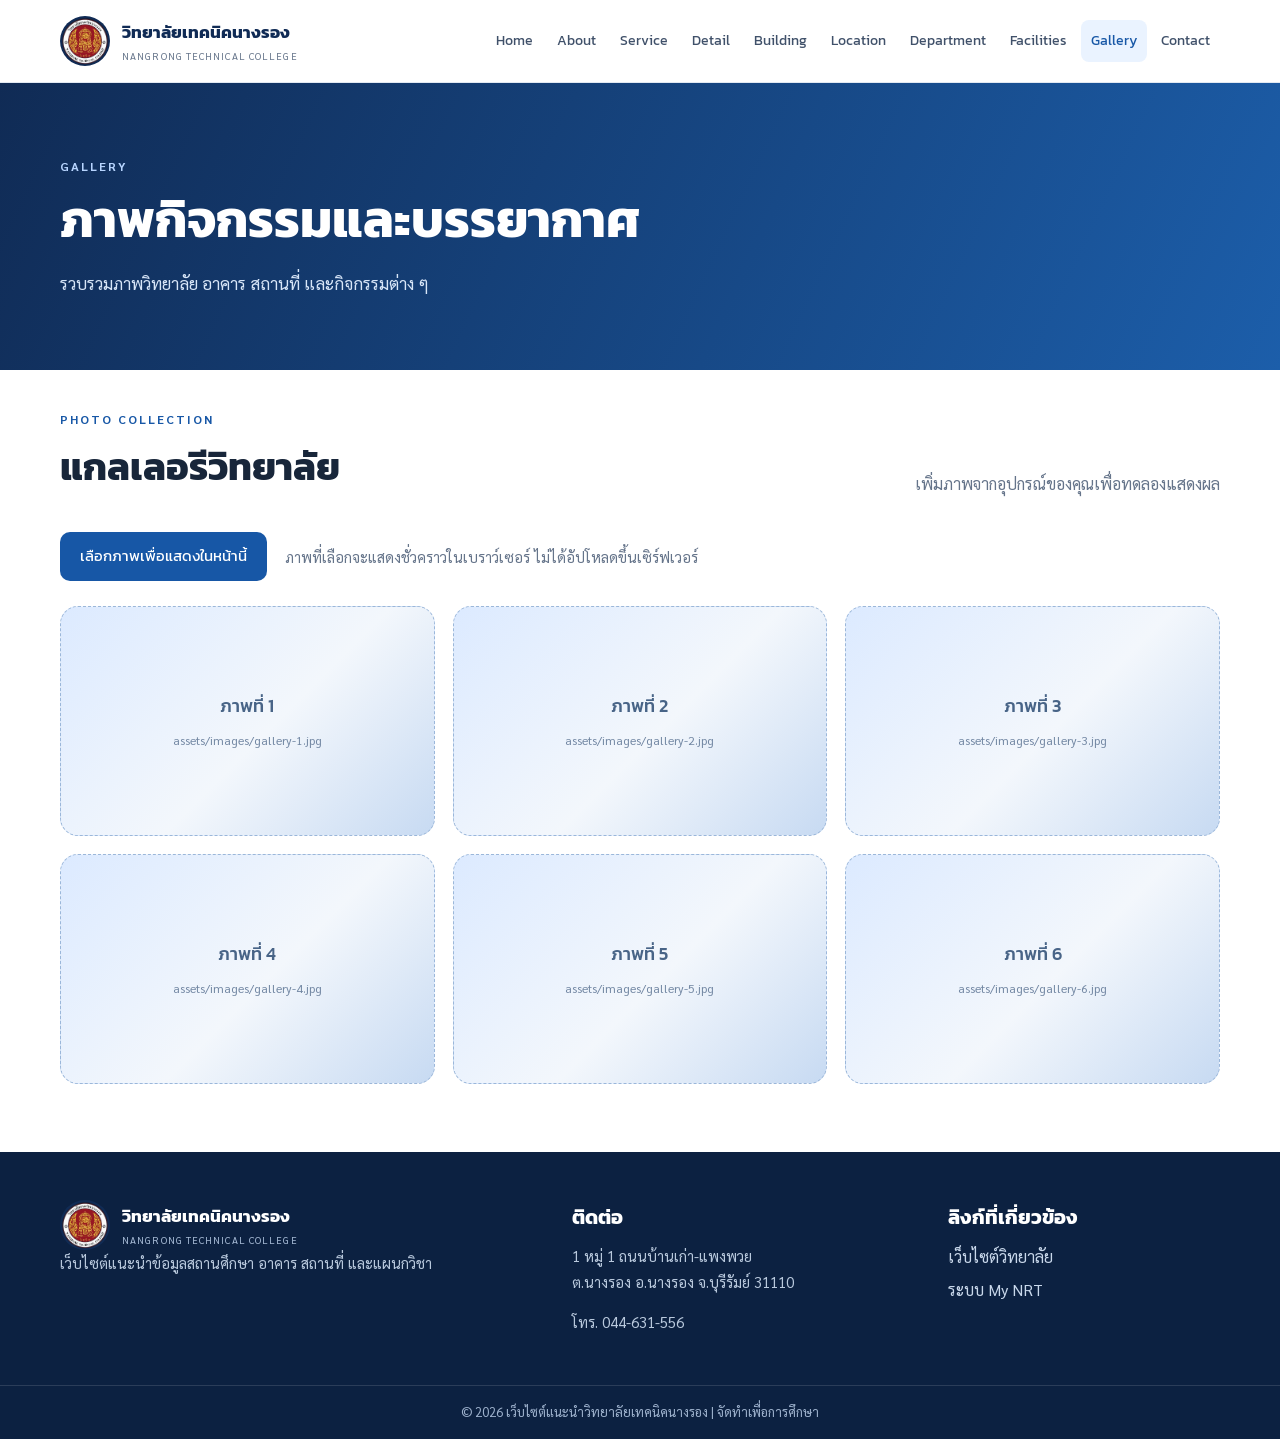
<file: gallery.html>
<!DOCTYPE html>
<html lang="th">
<head>
  <meta charset="UTF-8"><meta name="viewport" content="width=device-width, initial-scale=1.0">
  <meta name="description" content="เว็บไซต์แนะนำวิทยาลัยเทคนิคนางรอง">
  <title>แกลเลอรี | วิทยาลัยเทคนิคนางรอง</title>
  <link rel="preconnect" href="https://fonts.googleapis.com"><link rel="preconnect" href="https://fonts.gstatic.com" crossorigin>
  <link href="https://fonts.googleapis.com/css2?family=Kanit:wght@300;400;500;600;700&family=Sarabun:wght@300;400;500;600;700&display=swap" rel="stylesheet">
  <link rel="stylesheet" href="assets/css/style.css">
</head>
<body>
<header class="site-header"><div class="container nav-wrap">
<a class="brand" href="index.html"><span class="brand-mark"><img src="assets/images/college-logo.png" alt="" width="50"></span><span><b>วิทยาลัยเทคนิคนางรอง</b><small>NANGRONG TECHNICAL COLLEGE</small></span></a>
<button class="menu-toggle" id="menuToggle" aria-label="เปิดเมนู" aria-expanded="false">☰</button>
<nav class="main-nav" id="mainNav"><a href="index.html" class="nav-link">Home</a><a href="about.html" class="nav-link">About</a><a href="service.html" class="nav-link">Service</a><a href="detail.html" class="nav-link">Detail</a><a href="building.html" class="nav-link">Building</a><a href="location.html" class="nav-link">Location</a><a href="department.html" class="nav-link">Department</a><a href="facilities.html" class="nav-link">Facilities</a><a href="gallery.html" class="nav-link active">Gallery</a><a href="contact.html" class="nav-link">Contact</a></nav>
</div></header>
<main>
<section class="page-banner"><span class="eyebrow">GALLERY</span><h1>ภาพกิจกรรมและบรรยากาศ</h1><p>รวบรวมภาพวิทยาลัย อาคาร สถานที่ และกิจกรรมต่าง ๆ</p></section>
<section class="section"><div class="section-heading"><div><span class="eyebrow">PHOTO COLLECTION</span><h2>แกลเลอรีวิทยาลัย</h2></div><p>เพิ่มภาพจากอุปกรณ์ของคุณเพื่อทดลองแสดงผล</p></div>
<div class="upload-panel"><label class="btn btn-primary upload-btn">เลือกภาพเพื่อแสดงในหน้านี้<input id="galleryUpload" type="file" accept="image/*" multiple hidden></label><span class="muted">ภาพที่เลือกจะแสดงชั่วคราวในเบราว์เซอร์ ไม่ได้อัปโหลดขึ้นเซิร์ฟเวอร์</span></div>
<div id="galleryGrid" class="gallery-grid">
<div class="gallery-slot"><span>ภาพที่ 1</span><small>assets/images/gallery-1.jpg</small></div><div class="gallery-slot"><span>ภาพที่ 2</span><small>assets/images/gallery-2.jpg</small></div><div class="gallery-slot"><span>ภาพที่ 3</span><small>assets/images/gallery-3.jpg</small></div><div class="gallery-slot"><span>ภาพที่ 4</span><small>assets/images/gallery-4.jpg</small></div><div class="gallery-slot"><span>ภาพที่ 5</span><small>assets/images/gallery-5.jpg</small></div><div class="gallery-slot"><span>ภาพที่ 6</span><small>assets/images/gallery-6.jpg</small></div>
</div></section>
</main>
<footer class="site-footer"><div class="container footer-grid"><div><a class="brand footer-brand" href="index.html"><span class="brand-mark"><img src="assets/images/college-logo.png" alt="" width="50"></span><span><b>วิทยาลัยเทคนิคนางรอง</b><small>NANGRONG TECHNICAL COLLEGE</small></span></a><p>เว็บไซต์แนะนำข้อมูลสถานศึกษา อาคาร สถานที่ และแผนกวิชา</p></div><div><h3>ติดต่อ</h3><p>1 หมู่ 1 ถนนบ้านเก่า-แพงพวย<br>ต.นางรอง อ.นางรอง จ.บุรีรัมย์ 31110</p><p>โทร. 044-631-556</p></div><div><h3>ลิงก์ที่เกี่ยวข้อง</h3><a href="https://nrtech.ac.th/" target="_blank" rel="noopener">เว็บไซต์วิทยาลัย</a><a href="https://my.nrtech.ac.th/" target="_blank" rel="noopener">ระบบ My NRT</a></div></div><div class="copyright">© <span id="year"></span> เว็บไซต์แนะนำวิทยาลัยเทคนิคนางรอง | จัดทำเพื่อการศึกษา</div></footer>
<script src="assets/js/main.js"></script>
</body></html>
</file>
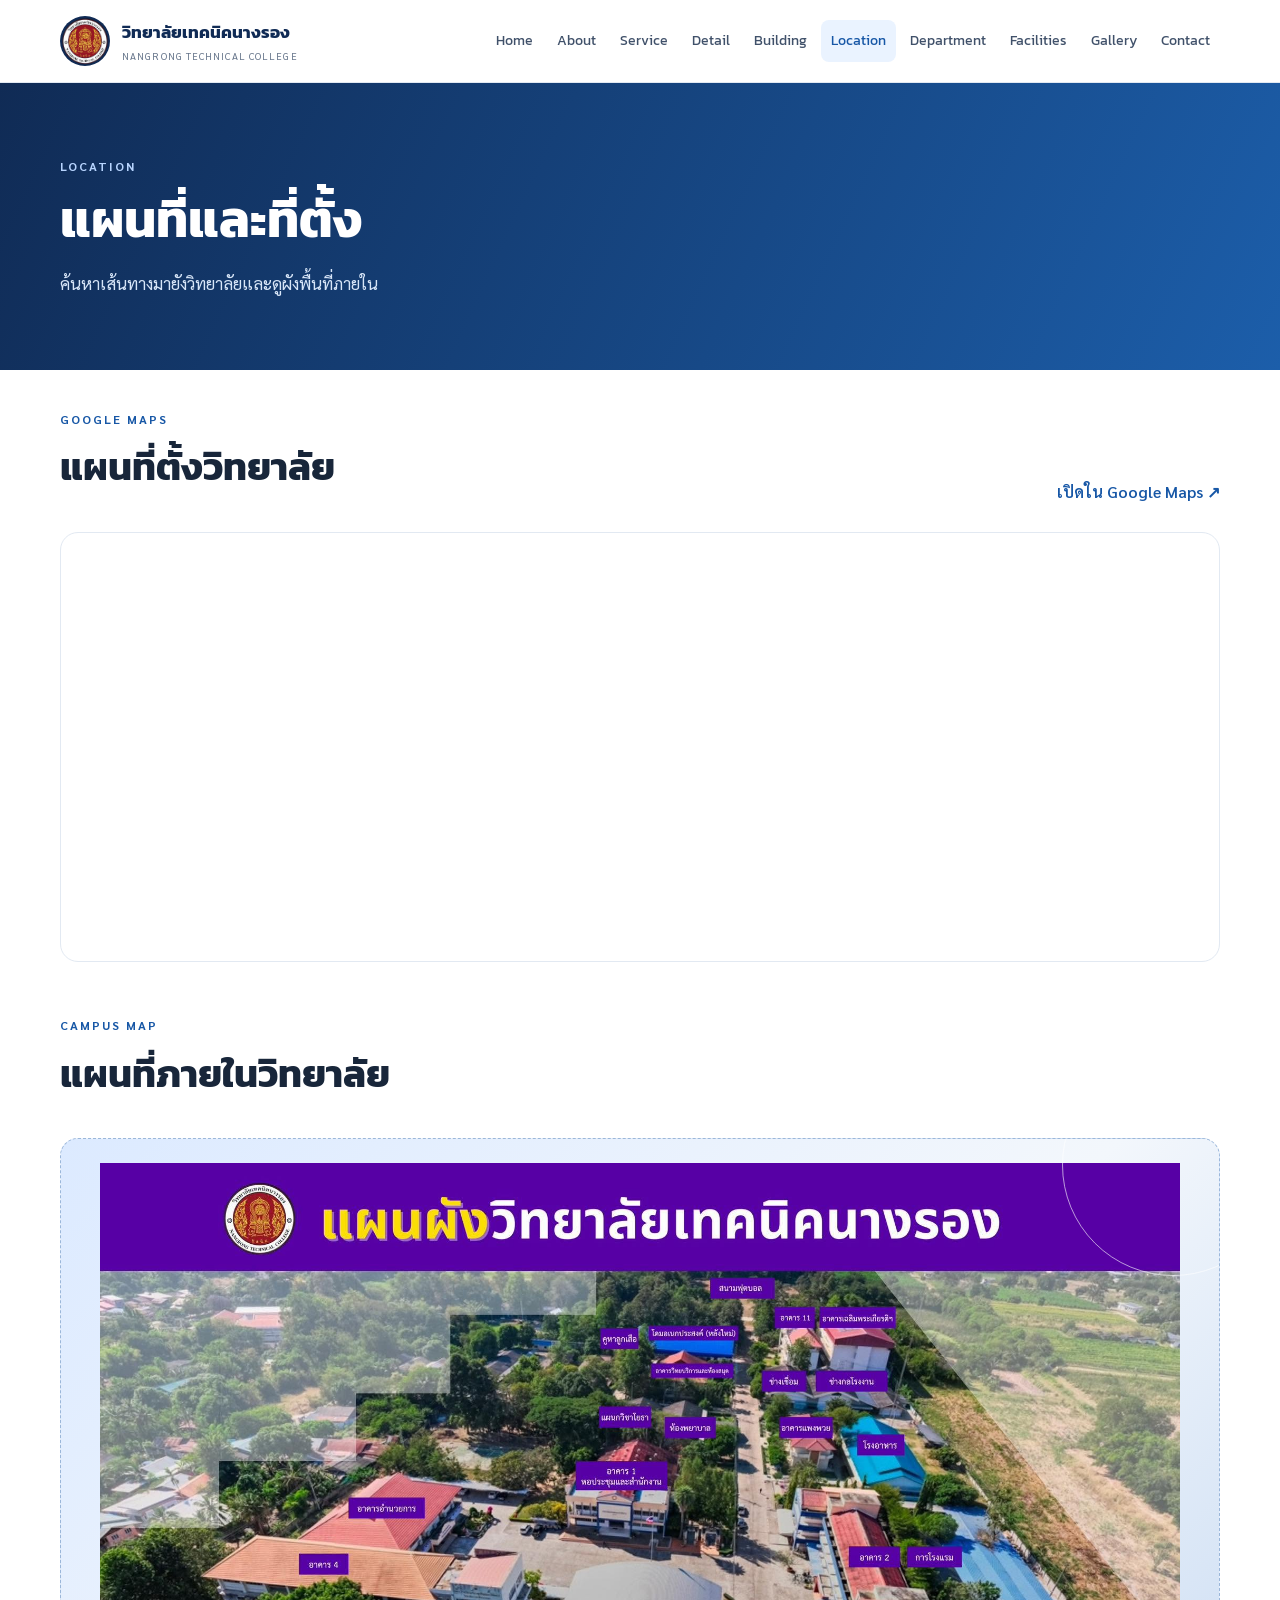
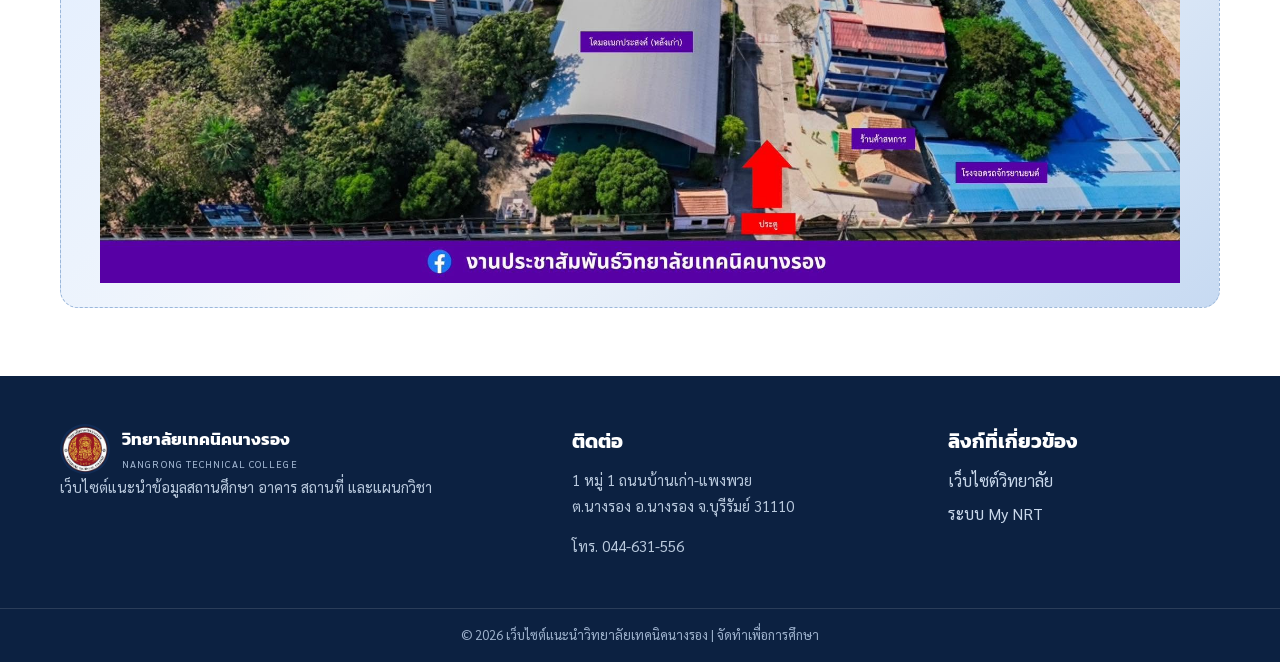
<file: location.html>
<!DOCTYPE html>
<html lang="th">
<head>
  <meta charset="UTF-8"><meta name="viewport" content="width=device-width, initial-scale=1.0">
  <meta name="description" content="เว็บไซต์แนะนำวิทยาลัยเทคนิคนางรอง">
  <title>แผนที่และที่ตั้ง | วิทยาลัยเทคนิคนางรอง</title>
  <link rel="preconnect" href="https://fonts.googleapis.com"><link rel="preconnect" href="https://fonts.gstatic.com" crossorigin>
  <link href="https://fonts.googleapis.com/css2?family=Kanit:wght@300;400;500;600;700&family=Sarabun:wght@300;400;500;600;700&display=swap" rel="stylesheet">
  <link rel="stylesheet" href="assets/css/style.css">
</head>
<body>
<header class="site-header"><div class="container nav-wrap">
<a class="brand" href="index.html"><span class="brand-mark"><img src="assets/images/college-logo.png" alt="" width="50"></span><span><b>วิทยาลัยเทคนิคนางรอง</b><small>NANGRONG TECHNICAL COLLEGE</small></span></a>
<button class="menu-toggle" id="menuToggle" aria-label="เปิดเมนู" aria-expanded="false">☰</button>
<nav class="main-nav" id="mainNav"><a href="index.html" class="nav-link">Home</a><a href="about.html" class="nav-link">About</a><a href="service.html" class="nav-link">Service</a><a href="detail.html" class="nav-link">Detail</a><a href="building.html" class="nav-link">Building</a><a href="location.html" class="nav-link active">Location</a><a href="department.html" class="nav-link">Department</a><a href="facilities.html" class="nav-link">Facilities</a><a href="gallery.html" class="nav-link">Gallery</a><a href="contact.html" class="nav-link">Contact</a></nav>
</div></header>
<main>
<section class="page-banner"><span class="eyebrow">LOCATION</span><h1>แผนที่และที่ตั้ง</h1><p>ค้นหาเส้นทางมายังวิทยาลัยและดูผังพื้นที่ภายใน</p></section>
<section class="section"><div class="section-heading"><div><span class="eyebrow">GOOGLE MAPS</span><h2>แผนที่ตั้งวิทยาลัย</h2></div><a class="text-link" target="_blank" rel="noopener" href="https://www.google.com/maps/search/?api=1&query=วิทยาลัยเทคนิคนางรอง+บุรีรัมย์">เปิดใน Google Maps ↗</a></div>
<div class="map-frame"><iframe title="แผนที่วิทยาลัยเทคนิคนางรอง" src="https://www.google.com/maps?q=วิทยาลัยเทคนิคนางรอง%20บุรีรัมย์&output=embed" loading="lazy" referrerpolicy="no-referrer-when-downgrade" allowfullscreen></iframe></div>
<div class="section-heading map-heading"><div><span class="eyebrow">CAMPUS MAP</span><h2>แผนที่ภายในวิทยาลัย</h2></div></div>
<div class="image-placeholder campus-map"><img src="assets/images/campus-map.jpg" width="1080"></div>
</main>
<footer class="site-footer"><div class="container footer-grid"><div><a class="brand footer-brand" href="index.html"><span class="brand-mark"><img src="assets/images/college-logo.png" alt="" width="50"></span><span><b>วิทยาลัยเทคนิคนางรอง</b><small>NANGRONG TECHNICAL COLLEGE</small></span></a><p>เว็บไซต์แนะนำข้อมูลสถานศึกษา อาคาร สถานที่ และแผนกวิชา</p></div><div><h3>ติดต่อ</h3><p>1 หมู่ 1 ถนนบ้านเก่า-แพงพวย<br>ต.นางรอง อ.นางรอง จ.บุรีรัมย์ 31110</p><p>โทร. 044-631-556</p></div><div><h3>ลิงก์ที่เกี่ยวข้อง</h3><a href="https://nrtech.ac.th/" target="_blank" rel="noopener">เว็บไซต์วิทยาลัย</a><a href="https://my.nrtech.ac.th/" target="_blank" rel="noopener">ระบบ My NRT</a></div></div><div class="copyright">© <span id="year"></span> เว็บไซต์แนะนำวิทยาลัยเทคนิคนางรอง | จัดทำเพื่อการศึกษา</div></footer>
<script src="assets/js/main.js"></script>
</body></html>
</file>
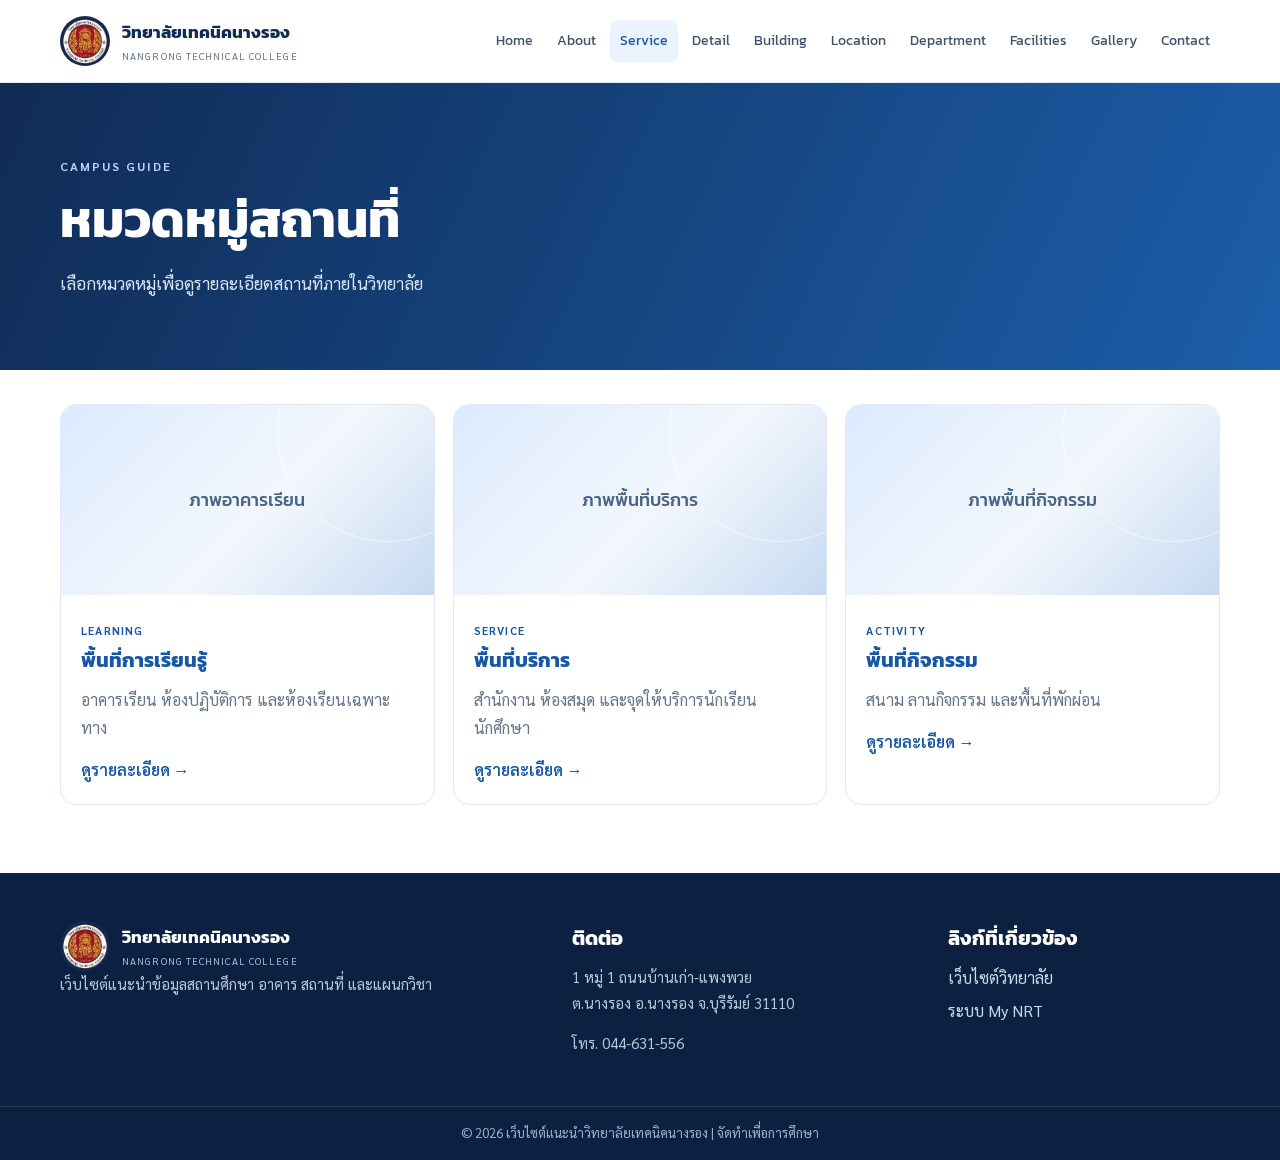
<file: service.html>
<!DOCTYPE html>
<html lang="th">
<head>
  <meta charset="UTF-8"><meta name="viewport" content="width=device-width, initial-scale=1.0">
  <meta name="description" content="เว็บไซต์แนะนำวิทยาลัยเทคนิคนางรอง">
  <title>หมวดหมู่สถานที่ | วิทยาลัยเทคนิคนางรอง</title>
  <link rel="preconnect" href="https://fonts.googleapis.com"><link rel="preconnect" href="https://fonts.gstatic.com" crossorigin>
  <link href="https://fonts.googleapis.com/css2?family=Kanit:wght@300;400;500;600;700&family=Sarabun:wght@300;400;500;600;700&display=swap" rel="stylesheet">
  <link rel="stylesheet" href="assets/css/style.css">
</head>
<body>
<header class="site-header"><div class="container nav-wrap">
<a class="brand" href="index.html"><span class="brand-mark"><img src="assets/images/college-logo.png" alt="" width="50"></span><span><b>วิทยาลัยเทคนิคนางรอง</b><small>NANGRONG TECHNICAL COLLEGE</small></span></a>
<button class="menu-toggle" id="menuToggle" aria-label="เปิดเมนู" aria-expanded="false">☰</button>
<nav class="main-nav" id="mainNav"><a href="index.html" class="nav-link">Home</a><a href="about.html" class="nav-link">About</a><a href="service.html" class="nav-link active">Service</a><a href="detail.html" class="nav-link">Detail</a><a href="building.html" class="nav-link">Building</a><a href="location.html" class="nav-link">Location</a><a href="department.html" class="nav-link">Department</a><a href="facilities.html" class="nav-link">Facilities</a><a href="gallery.html" class="nav-link">Gallery</a><a href="contact.html" class="nav-link">Contact</a></nav>
</div></header>
<main>
<section class="page-banner"><span class="eyebrow">CAMPUS GUIDE</span><h1>หมวดหมู่สถานที่</h1><p>เลือกหมวดหมู่เพื่อดูรายละเอียดสถานที่ภายในวิทยาลัย</p></section>
<section class="section"><div class="card-grid three">
<a class="place-card" href="detail.html#learning"><div class="image-placeholder"><span>ภาพอาคารเรียน</span></div><div class="card-body"><span class="tag">LEARNING</span><h3>พื้นที่การเรียนรู้</h3><p>อาคารเรียน ห้องปฏิบัติการ และห้องเรียนเฉพาะทาง</p><span class="text-link">ดูรายละเอียด →</span></div></a>
<a class="place-card" href="detail.html#service"><div class="image-placeholder"><span>ภาพพื้นที่บริการ</span></div><div class="card-body"><span class="tag">SERVICE</span><h3>พื้นที่บริการ</h3><p>สำนักงาน ห้องสมุด และจุดให้บริการนักเรียน นักศึกษา</p><span class="text-link">ดูรายละเอียด →</span></div></a>
<a class="place-card" href="detail.html#activity"><div class="image-placeholder"><span>ภาพพื้นที่กิจกรรม</span></div><div class="card-body"><span class="tag">ACTIVITY</span><h3>พื้นที่กิจกรรม</h3><p>สนาม ลานกิจกรรม และพื้นที่พักผ่อน</p><span class="text-link">ดูรายละเอียด →</span></div></a>
</div></section>
</main>
<footer class="site-footer"><div class="container footer-grid"><div><a class="brand footer-brand" href="index.html"><span class="brand-mark"><img src="assets/images/college-logo.png" alt="" width="50"></span><span><b>วิทยาลัยเทคนิคนางรอง</b><small>NANGRONG TECHNICAL COLLEGE</small></span></a><p>เว็บไซต์แนะนำข้อมูลสถานศึกษา อาคาร สถานที่ และแผนกวิชา</p></div><div><h3>ติดต่อ</h3><p>1 หมู่ 1 ถนนบ้านเก่า-แพงพวย<br>ต.นางรอง อ.นางรอง จ.บุรีรัมย์ 31110</p><p>โทร. 044-631-556</p></div><div><h3>ลิงก์ที่เกี่ยวข้อง</h3><a href="https://nrtech.ac.th/" target="_blank" rel="noopener">เว็บไซต์วิทยาลัย</a><a href="https://my.nrtech.ac.th/" target="_blank" rel="noopener">ระบบ My NRT</a></div></div><div class="copyright">© <span id="year"></span> เว็บไซต์แนะนำวิทยาลัยเทคนิคนางรอง | จัดทำเพื่อการศึกษา</div></footer>
<script src="assets/js/main.js"></script>
</body></html>
</file>
<file: assets/css/style.css>
:root{--navy:#102b55;--blue:#1757a6;--sky:#eaf3ff;--ink:#18263a;--muted:#65748a;--line:#e2e9f2;--paper:#fff;--soft:#f5f8fc;--gold:#e6b85c}
*{box-sizing:border-box}html{scroll-behavior:smooth}body{margin:0;color:var(--ink);background:#fff;font-family:"Sarabun",sans-serif;line-height:1.75}h1,h2,h3,.brand b,.nav-link{font-family:"Kanit",sans-serif}h1,h2,h3,p{margin-top:0}h1{font-size:clamp(2.2rem,5vw,4rem);line-height:1.2;margin-bottom:18px}h2{font-size:clamp(1.7rem,3vw,2.4rem);line-height:1.3;margin-bottom:14px}h3{font-size:1.25rem;margin-bottom:8px}a{color:var(--blue);text-decoration:none}.container{width:min(1160px,calc(100% - 40px));margin:auto}.site-header{height:auto;min-height:82px;background:#fff;border-bottom:1px solid var(--line);position:sticky;top:0;z-index:20}.nav-wrap{display:flex;align-items:center;justify-content:space-between;gap:24px;min-height:82px}.brand{display:flex;align-items:center;gap:12px;color:var(--navy);min-width:max-content}.brand-mark{width:50px;height:50px;display:grid;place-items:center;border-radius:30px;background:var(--navy);color:#fff;font-family:Kanit;font-weight:700;letter-spacing:1px}.brand b{display:block;font-size:1.05rem}.brand small{display:block;color:var(--muted);font-size:.62rem;letter-spacing:1.1px}.main-nav{display:flex;align-items:center;gap:4px;flex-wrap:wrap;justify-content:flex-end}.nav-link{font-size:.88rem;color:#40516a;padding:9px 10px;border-radius:8px;transition:.2s}.nav-link:hover,.nav-link.active{background:var(--sky);color:var(--blue)}.menu-toggle{display:none;border:0;background:var(--sky);color:var(--navy);font-size:1.5rem;border-radius:8px;padding:5px 12px}.hero{width:min(1160px,calc(100% - 40px));margin:42px auto 64px;display:grid;grid-template-columns:1fr 1fr;gap:44px;align-items:center;min-height:430px}.hero-copy{padding:24px 0}.eyebrow{display:inline-block;color:var(--blue);font-size:.76rem;font-weight:700;letter-spacing:2px;margin-bottom:12px}.hero h1 span{color:var(--blue)}.hero-copy p{font-size:1.08rem;color:var(--muted);max-width:570px}.hero-image{min-height:390px;border-radius:28px}.image-placeholder,.gallery-slot{position:relative;display:flex;align-items:center;justify-content:center;flex-direction:column;gap:8px;text-align:center;overflow:hidden;color:#486487;background:linear-gradient(135deg,#dceaff,#f3f7fc 55%,#c7daf2);border:1px dashed #9bb7da;border-radius:18px;min-height:210px;padding:24px}.image-placeholder:before{content:"";position:absolute;width:220px;height:220px;border:1px solid #fff9;border-radius:50%;right:-65px;top:-85px}.image-placeholder span,.gallery-slot span{font-family:Kanit;font-size:1.1rem;font-weight:500;z-index:1}.image-placeholder small,.gallery-slot small{font-size:.75rem;color:#7186a2;z-index:1}.tall{min-height:440px}.hero-image{min-height:390px}.hero-image span{font-size:1.4rem}.btn{display:inline-flex;align-items:center;justify-content:center;border:0;border-radius:10px;padding:11px 20px;font-family:Kanit;font-size:.95rem;cursor:pointer;transition:.2s}.btn-primary{background:var(--blue);color:#fff}.btn-primary:hover{background:var(--navy);transform:translateY(-1px)}.btn-outline{border:1px solid #b8c9df;color:var(--navy);margin-left:8px}.btn-light{background:#fff;color:var(--navy)}.section{width:min(1160px,calc(100% - 40px));margin:0 auto;padding:34px 0 68px}.section-heading{display:flex;align-items:end;justify-content:space-between;gap:20px;margin-bottom:26px}.section-heading p{color:var(--muted);margin-bottom:8px}.card-grid{display:grid;grid-template-columns:repeat(4,1fr);gap:18px}.card-grid.three{grid-template-columns:repeat(3,1fr)}.feature-card,.info-card,.place-card{background:#fff;border:1px solid var(--line);border-radius:16px;overflow:hidden;transition:.2s}.feature-card{padding:24px;color:var(--ink);min-height:180px}.feature-card:hover,.place-card:hover{transform:translateY(-4px);box-shadow:0 14px 32px #173d6c12;border-color:#c1d5ef}.card-icon{display:inline-grid;place-items:center;width:42px;height:42px;border-radius:12px;background:var(--sky);color:var(--blue);font-family:Kanit;font-weight:600;margin-bottom:15px}.feature-card p,.info-card p,.place-card p{color:var(--muted);margin-bottom:0}.place-card .image-placeholder{border:0;border-radius:0;min-height:190px}.card-body{padding:20px}.tag{font-size:.7rem;letter-spacing:1.2px;color:var(--blue);font-weight:700}.text-link{font-weight:600;color:var(--blue);display:inline-block;margin-top:14px}.callout{width:min(1160px,calc(100% - 40px));background:var(--navy);color:#fff;border-radius:22px;padding:38px 42px;margin-bottom:70px;display:flex;align-items:center;justify-content:space-between;gap:25px}.callout .eyebrow{color:#9ec7ff}.callout p{color:#d4e0f1;margin:0}.page-banner{background:linear-gradient(115deg,#102b55,#1c5eaa);color:#fff;padding:68px max(20px,calc((100% - 1160px)/2)) 72px}.page-banner .eyebrow{color:#b8d5ff}.page-banner h1{font-size:clamp(2.1rem,4vw,3.2rem)}.page-banner p{color:#d8e6f8;margin:0;font-size:1.05rem}.content-layout{display:grid;grid-template-columns:1.15fr .85fr;gap:48px;align-items:center}.content-layout p{color:#53647b}.notice{background:#fff8e8;border:1px solid #f0dba9;color:#75571b;padding:15px 18px;border-radius:12px;margin:0 0 24px}.soft{background:var(--soft);width:100%;padding:55px max(20px,calc((100% - 1160px)/2)) 65px}.info-card{padding:24px}.info-card h3{margin-top:5px}.detail-list{display:grid;gap:28px}.detail-row{display:grid;grid-template-columns:.8fr 1.2fr;gap:32px;align-items:center;padding-bottom:28px;border-bottom:1px solid var(--line);scroll-margin-top:110px}.detail-row .image-placeholder{min-height:260px}.muted{color:var(--muted);font-size:.92rem}.contact-list{display:grid;gap:12px}.contact-item{border-bottom:1px solid var(--line);padding:10px 0}.contact-item b{font-family:Kanit;color:var(--navy)}.contact-item p{margin:3px 0}.contact-panel{background:var(--soft);padding:28px;border-radius:18px}.contact-panel form{display:grid;gap:14px}.contact-panel label{font-weight:600;font-size:.92rem}.contact-panel input,.contact-panel textarea{display:block;width:100%;padding:11px 12px;border:1px solid #d3deeb;border-radius:9px;font:inherit;margin-top:5px;background:#fff}.form-message{color:var(--blue);margin:0}.map-frame{height:430px;border-radius:18px;overflow:hidden;border:1px solid var(--line)}.map-frame iframe{width:100%;height:100%;border:0}.map-heading{margin-top:48px}.campus-map{min-height:420px}.center{text-align:center;margin-top:30px}.upload-panel{display:flex;align-items:center;gap:18px;flex-wrap:wrap;margin-bottom:25px}.upload-btn{position:relative;overflow:hidden}.gallery-grid{display:grid;grid-template-columns:repeat(3,1fr);gap:18px}.gallery-slot{min-height:230px}.gallery-slot img{position:absolute;width:100%;height:100%;object-fit:cover;inset:0}.gallery-slot.has-image span,.gallery-slot.has-image small{display:none}.site-footer{background:#0c2141;color:#dce7f6;padding:48px 0 0}.footer-grid{display:grid;grid-template-columns:1.4fr 1fr .8fr;gap:35px;padding-bottom:35px}.footer-brand{color:#fff}.footer-brand small{color:#a9bdd8}.site-footer p{color:#b9c9dd;font-size:.92rem}.site-footer h3{color:#fff}.site-footer a:not(.brand){display:block;color:#c9d8eb;margin:5px 0}.copyright{text-align:center;border-top:1px solid #ffffff20;padding:15px;color:#9eb2cd;font-size:.82rem}
@media(max-width:1000px){.main-nav{gap:0}.nav-link{padding:8px 7px;font-size:.8rem}.card-grid{grid-template-columns:repeat(2,1fr)}}
@media(max-width:760px){.nav-wrap{min-height:72px}.menu-toggle{display:block}.main-nav{display:none;position:absolute;top:72px;left:0;right:0;background:#fff;padding:12px 20px 18px;border-bottom:1px solid var(--line);box-shadow:0 12px 20px #102b5510;grid-template-columns:repeat(2,1fr)}.main-nav.open{display:grid}.nav-link{font-size:.9rem}.brand-mark{width:50px;height:50px}.hero{grid-template-columns:1fr;margin-top:22px;gap:20px}.hero-image{min-height:270px}.hero-copy{padding:10px 0}.section-heading{display:block}.content-layout,.detail-row{grid-template-columns:1fr;gap:22px}.detail-row .image-placeholder{min-height:220px}.callout{display:block;padding:30px 25px}.callout .btn{margin-top:20px}.footer-grid{grid-template-columns:1fr 1fr}.footer-grid>div:first-child{grid-column:1/-1}.page-banner{padding-top:48px;padding-bottom:50px}.map-frame{height:340px}}
@media(max-width:480px){.container,.section,.hero{width:calc(100% - 30px)}.card-grid,.card-grid.three,.gallery-grid{grid-template-columns:1fr}.hero-actions{display:flex;flex-wrap:wrap;gap:8px}.btn-outline{margin-left:0}.footer-grid{grid-template-columns:1fr}.footer-grid>div:first-child{grid-column:auto}.callout{width:calc(100% - 30px)}.map-frame{height:280px}}
</file>
